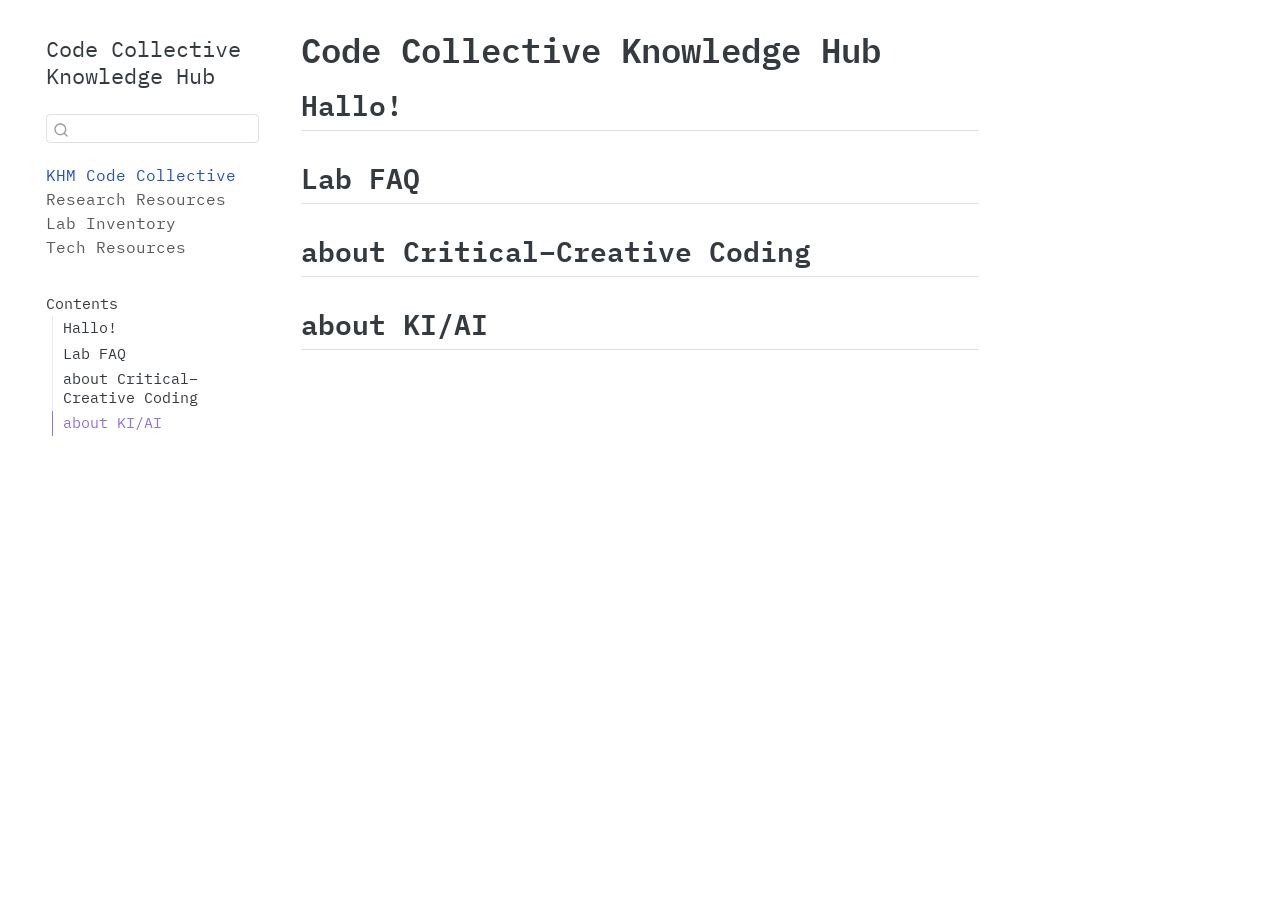
<file: index.html>
<!DOCTYPE html>
<html xmlns="http://www.w3.org/1999/xhtml" lang="en" xml:lang="en"><head>

<meta charset="utf-8">
<meta name="generator" content="quarto-1.6.40">

<meta name="viewport" content="width=device-width, initial-scale=1.0, user-scalable=yes">


<title>Code Collective Knowledge Hub</title>
<style>
code{white-space: pre-wrap;}
span.smallcaps{font-variant: small-caps;}
div.columns{display: flex; gap: min(4vw, 1.5em);}
div.column{flex: auto; overflow-x: auto;}
div.hanging-indent{margin-left: 1.5em; text-indent: -1.5em;}
ul.task-list{list-style: none;}
ul.task-list li input[type="checkbox"] {
  width: 0.8em;
  margin: 0 0.8em 0.2em -1em; /* quarto-specific, see https://github.com/quarto-dev/quarto-cli/issues/4556 */ 
  vertical-align: middle;
}
</style>


<script src="site_libs/quarto-nav/quarto-nav.js"></script>
<script src="site_libs/quarto-nav/headroom.min.js"></script>
<script src="site_libs/clipboard/clipboard.min.js"></script>
<script src="site_libs/quarto-search/autocomplete.umd.js"></script>
<script src="site_libs/quarto-search/fuse.min.js"></script>
<script src="site_libs/quarto-search/quarto-search.js"></script>
<meta name="quarto:offset" content="./">
<script src="site_libs/quarto-html/quarto.js"></script>
<script src="site_libs/quarto-html/popper.min.js"></script>
<script src="site_libs/quarto-html/tippy.umd.min.js"></script>
<script src="site_libs/quarto-html/anchor.min.js"></script>
<link href="site_libs/quarto-html/tippy.css" rel="stylesheet">
<link href="site_libs/quarto-html/quarto-syntax-highlighting-17030e90bab42484223df7d71a08a9a8.css" rel="stylesheet" id="quarto-text-highlighting-styles">
<script src="site_libs/bootstrap/bootstrap.min.js"></script>
<link href="site_libs/bootstrap/bootstrap-icons.css" rel="stylesheet">
<link href="site_libs/bootstrap/bootstrap-0e24815a72a87b8287631ffa4d35ef0e.min.css" rel="stylesheet" append-hash="true" id="quarto-bootstrap" data-mode="light">
<script id="quarto-search-options" type="application/json">{
  "location": "sidebar",
  "copy-button": false,
  "collapse-after": 3,
  "panel-placement": "start",
  "type": "textbox",
  "limit": 50,
  "keyboard-shortcut": [
    "f",
    "/",
    "s"
  ],
  "show-item-context": false,
  "language": {
    "search-no-results-text": "No results",
    "search-matching-documents-text": "matching documents",
    "search-copy-link-title": "Copy link to search",
    "search-hide-matches-text": "Hide additional matches",
    "search-more-match-text": "more match in this document",
    "search-more-matches-text": "more matches in this document",
    "search-clear-button-title": "Clear",
    "search-text-placeholder": "",
    "search-detached-cancel-button-title": "Cancel",
    "search-submit-button-title": "Submit",
    "search-label": "Search"
  }
}</script>


<link rel="stylesheet" href="src/style.css">
</head>

<body class="nav-sidebar floating">

<div id="quarto-search-results"></div>
  <header id="quarto-header" class="headroom fixed-top">
  <nav class="quarto-secondary-nav">
    <div class="container-fluid d-flex">
      <button type="button" class="quarto-btn-toggle btn" data-bs-toggle="collapse" role="button" data-bs-target=".quarto-sidebar-collapse-item" aria-controls="quarto-sidebar" aria-expanded="false" aria-label="Toggle sidebar navigation" onclick="if (window.quartoToggleHeadroom) { window.quartoToggleHeadroom(); }">
        <i class="bi bi-layout-text-sidebar-reverse"></i>
      </button>
        <nav class="quarto-page-breadcrumbs" aria-label="breadcrumb"><ol class="breadcrumb"><li class="breadcrumb-item"><a href="./index.html"><span class="chapter-title">KHM Code Collective</span></a></li></ol></nav>
        <a class="flex-grow-1" role="navigation" data-bs-toggle="collapse" data-bs-target=".quarto-sidebar-collapse-item" aria-controls="quarto-sidebar" aria-expanded="false" aria-label="Toggle sidebar navigation" onclick="if (window.quartoToggleHeadroom) { window.quartoToggleHeadroom(); }">      
        </a>
      <button type="button" class="btn quarto-search-button" aria-label="Search" onclick="window.quartoOpenSearch();">
        <i class="bi bi-search"></i>
      </button>
    </div>
  </nav>
</header>
<!-- content -->
<div id="quarto-content" class="quarto-container page-columns page-rows-contents page-layout-article">
<!-- sidebar -->
  <nav id="quarto-sidebar" class="sidebar collapse collapse-horizontal quarto-sidebar-collapse-item sidebar-navigation floating overflow-auto">
    <div class="pt-lg-2 mt-2 text-left sidebar-header">
    <div class="sidebar-title mb-0 py-0">
      <a href="./">Code Collective Knowledge Hub</a> 
    </div>
      </div>
        <div class="mt-2 flex-shrink-0 align-items-center">
        <div class="sidebar-search">
        <div id="quarto-search" class="" title="Search"></div>
        </div>
        </div>
    <div class="sidebar-menu-container"> 
    <ul class="list-unstyled mt-1">
        <li class="sidebar-item">
  <div class="sidebar-item-container"> 
  <a href="./index.html" class="sidebar-item-text sidebar-link active"><span class="chapter-title">KHM Code Collective</span></a>
  </div>
</li>
        <li class="sidebar-item">
  <div class="sidebar-item-container"> 
  <a href="./pages/artisticresearch.html" class="sidebar-item-text sidebar-link"><span class="chapter-title">Research Resources</span></a>
  </div>
</li>
        <li class="sidebar-item">
  <div class="sidebar-item-container"> 
  <a href="./pages/inventory.html" class="sidebar-item-text sidebar-link"><span class="chapter-title">Lab Inventory</span></a>
  </div>
</li>
        <li class="sidebar-item">
  <div class="sidebar-item-container"> 
  <a href="./pages/tools.html" class="sidebar-item-text sidebar-link"><span class="chapter-title">Tech Resources</span></a>
  </div>
</li>
    </ul>
    </div>
    <nav id="TOC" role="doc-toc" class="toc-active">
    <h2 id="toc-title">Contents</h2>
   
  <ul>
  <li><a href="#hallo" id="toc-hallo" class="nav-link active" data-scroll-target="#hallo">Hallo!</a></li>
  <li><a href="#lab-faq" id="toc-lab-faq" class="nav-link" data-scroll-target="#lab-faq">Lab FAQ</a></li>
  <li><a href="#about-criticalcreative-coding" id="toc-about-criticalcreative-coding" class="nav-link" data-scroll-target="#about-criticalcreative-coding">about Critical–Creative Coding</a></li>
  <li><a href="#about-kiai" id="toc-about-kiai" class="nav-link" data-scroll-target="#about-kiai">about KI/AI</a></li>
  </ul>
</nav>
</nav>
<div id="quarto-sidebar-glass" class="quarto-sidebar-collapse-item" data-bs-toggle="collapse" data-bs-target=".quarto-sidebar-collapse-item"></div>
<!-- margin-sidebar -->
    <div id="quarto-margin-sidebar" class="sidebar margin-sidebar zindex-bottom">
    </div>
<!-- main -->
<main class="content" id="quarto-document-content">

<header id="title-block-header" class="quarto-title-block default">
<div class="quarto-title">
<h1 class="title">Code Collective Knowledge Hub</h1>
</div>



<div class="quarto-title-meta">

    
  
    
  </div>
  


</header>


<section id="hallo" class="level2">
<h2 class="anchored" data-anchor-id="hallo">Hallo!</h2>
</section>
<section id="lab-faq" class="level2">
<h2 class="anchored" data-anchor-id="lab-faq">Lab FAQ</h2>
</section>
<section id="about-criticalcreative-coding" class="level2">
<h2 class="anchored" data-anchor-id="about-criticalcreative-coding">about Critical–Creative Coding</h2>
</section>
<section id="about-kiai" class="level2">
<h2 class="anchored" data-anchor-id="about-kiai">about KI/AI</h2>


</section>

</main> <!-- /main -->
<script id="quarto-html-after-body" type="application/javascript">
window.document.addEventListener("DOMContentLoaded", function (event) {
  const toggleBodyColorMode = (bsSheetEl) => {
    const mode = bsSheetEl.getAttribute("data-mode");
    const bodyEl = window.document.querySelector("body");
    if (mode === "dark") {
      bodyEl.classList.add("quarto-dark");
      bodyEl.classList.remove("quarto-light");
    } else {
      bodyEl.classList.add("quarto-light");
      bodyEl.classList.remove("quarto-dark");
    }
  }
  const toggleBodyColorPrimary = () => {
    const bsSheetEl = window.document.querySelector("link#quarto-bootstrap");
    if (bsSheetEl) {
      toggleBodyColorMode(bsSheetEl);
    }
  }
  toggleBodyColorPrimary();  
  const icon = "";
  const anchorJS = new window.AnchorJS();
  anchorJS.options = {
    placement: 'right',
    icon: icon
  };
  anchorJS.add('.anchored');
  const isCodeAnnotation = (el) => {
    for (const clz of el.classList) {
      if (clz.startsWith('code-annotation-')) {                     
        return true;
      }
    }
    return false;
  }
  const onCopySuccess = function(e) {
    // button target
    const button = e.trigger;
    // don't keep focus
    button.blur();
    // flash "checked"
    button.classList.add('code-copy-button-checked');
    var currentTitle = button.getAttribute("title");
    button.setAttribute("title", "Copied!");
    let tooltip;
    if (window.bootstrap) {
      button.setAttribute("data-bs-toggle", "tooltip");
      button.setAttribute("data-bs-placement", "left");
      button.setAttribute("data-bs-title", "Copied!");
      tooltip = new bootstrap.Tooltip(button, 
        { trigger: "manual", 
          customClass: "code-copy-button-tooltip",
          offset: [0, -8]});
      tooltip.show();    
    }
    setTimeout(function() {
      if (tooltip) {
        tooltip.hide();
        button.removeAttribute("data-bs-title");
        button.removeAttribute("data-bs-toggle");
        button.removeAttribute("data-bs-placement");
      }
      button.setAttribute("title", currentTitle);
      button.classList.remove('code-copy-button-checked');
    }, 1000);
    // clear code selection
    e.clearSelection();
  }
  const getTextToCopy = function(trigger) {
      const codeEl = trigger.previousElementSibling.cloneNode(true);
      for (const childEl of codeEl.children) {
        if (isCodeAnnotation(childEl)) {
          childEl.remove();
        }
      }
      return codeEl.innerText;
  }
  const clipboard = new window.ClipboardJS('.code-copy-button:not([data-in-quarto-modal])', {
    text: getTextToCopy
  });
  clipboard.on('success', onCopySuccess);
  if (window.document.getElementById('quarto-embedded-source-code-modal')) {
    const clipboardModal = new window.ClipboardJS('.code-copy-button[data-in-quarto-modal]', {
      text: getTextToCopy,
      container: window.document.getElementById('quarto-embedded-source-code-modal')
    });
    clipboardModal.on('success', onCopySuccess);
  }
    var localhostRegex = new RegExp(/^(?:http|https):\/\/localhost\:?[0-9]*\//);
    var mailtoRegex = new RegExp(/^mailto:/);
      var filterRegex = new RegExp('/' + window.location.host + '/');
    var isInternal = (href) => {
        return filterRegex.test(href) || localhostRegex.test(href) || mailtoRegex.test(href);
    }
    // Inspect non-navigation links and adorn them if external
 	var links = window.document.querySelectorAll('a[href]:not(.nav-link):not(.navbar-brand):not(.toc-action):not(.sidebar-link):not(.sidebar-item-toggle):not(.pagination-link):not(.no-external):not([aria-hidden]):not(.dropdown-item):not(.quarto-navigation-tool):not(.about-link)');
    for (var i=0; i<links.length; i++) {
      const link = links[i];
      if (!isInternal(link.href)) {
        // undo the damage that might have been done by quarto-nav.js in the case of
        // links that we want to consider external
        if (link.dataset.originalHref !== undefined) {
          link.href = link.dataset.originalHref;
        }
      }
    }
  function tippyHover(el, contentFn, onTriggerFn, onUntriggerFn) {
    const config = {
      allowHTML: true,
      maxWidth: 500,
      delay: 100,
      arrow: false,
      appendTo: function(el) {
          return el.parentElement;
      },
      interactive: true,
      interactiveBorder: 10,
      theme: 'quarto',
      placement: 'bottom-start',
    };
    if (contentFn) {
      config.content = contentFn;
    }
    if (onTriggerFn) {
      config.onTrigger = onTriggerFn;
    }
    if (onUntriggerFn) {
      config.onUntrigger = onUntriggerFn;
    }
    window.tippy(el, config); 
  }
  const noterefs = window.document.querySelectorAll('a[role="doc-noteref"]');
  for (var i=0; i<noterefs.length; i++) {
    const ref = noterefs[i];
    tippyHover(ref, function() {
      // use id or data attribute instead here
      let href = ref.getAttribute('data-footnote-href') || ref.getAttribute('href');
      try { href = new URL(href).hash; } catch {}
      const id = href.replace(/^#\/?/, "");
      const note = window.document.getElementById(id);
      if (note) {
        return note.innerHTML;
      } else {
        return "";
      }
    });
  }
  const xrefs = window.document.querySelectorAll('a.quarto-xref');
  const processXRef = (id, note) => {
    // Strip column container classes
    const stripColumnClz = (el) => {
      el.classList.remove("page-full", "page-columns");
      if (el.children) {
        for (const child of el.children) {
          stripColumnClz(child);
        }
      }
    }
    stripColumnClz(note)
    if (id === null || id.startsWith('sec-')) {
      // Special case sections, only their first couple elements
      const container = document.createElement("div");
      if (note.children && note.children.length > 2) {
        container.appendChild(note.children[0].cloneNode(true));
        for (let i = 1; i < note.children.length; i++) {
          const child = note.children[i];
          if (child.tagName === "P" && child.innerText === "") {
            continue;
          } else {
            container.appendChild(child.cloneNode(true));
            break;
          }
        }
        if (window.Quarto?.typesetMath) {
          window.Quarto.typesetMath(container);
        }
        return container.innerHTML
      } else {
        if (window.Quarto?.typesetMath) {
          window.Quarto.typesetMath(note);
        }
        return note.innerHTML;
      }
    } else {
      // Remove any anchor links if they are present
      const anchorLink = note.querySelector('a.anchorjs-link');
      if (anchorLink) {
        anchorLink.remove();
      }
      if (window.Quarto?.typesetMath) {
        window.Quarto.typesetMath(note);
      }
      if (note.classList.contains("callout")) {
        return note.outerHTML;
      } else {
        return note.innerHTML;
      }
    }
  }
  for (var i=0; i<xrefs.length; i++) {
    const xref = xrefs[i];
    tippyHover(xref, undefined, function(instance) {
      instance.disable();
      let url = xref.getAttribute('href');
      let hash = undefined; 
      if (url.startsWith('#')) {
        hash = url;
      } else {
        try { hash = new URL(url).hash; } catch {}
      }
      if (hash) {
        const id = hash.replace(/^#\/?/, "");
        const note = window.document.getElementById(id);
        if (note !== null) {
          try {
            const html = processXRef(id, note.cloneNode(true));
            instance.setContent(html);
          } finally {
            instance.enable();
            instance.show();
          }
        } else {
          // See if we can fetch this
          fetch(url.split('#')[0])
          .then(res => res.text())
          .then(html => {
            const parser = new DOMParser();
            const htmlDoc = parser.parseFromString(html, "text/html");
            const note = htmlDoc.getElementById(id);
            if (note !== null) {
              const html = processXRef(id, note);
              instance.setContent(html);
            } 
          }).finally(() => {
            instance.enable();
            instance.show();
          });
        }
      } else {
        // See if we can fetch a full url (with no hash to target)
        // This is a special case and we should probably do some content thinning / targeting
        fetch(url)
        .then(res => res.text())
        .then(html => {
          const parser = new DOMParser();
          const htmlDoc = parser.parseFromString(html, "text/html");
          const note = htmlDoc.querySelector('main.content');
          if (note !== null) {
            // This should only happen for chapter cross references
            // (since there is no id in the URL)
            // remove the first header
            if (note.children.length > 0 && note.children[0].tagName === "HEADER") {
              note.children[0].remove();
            }
            const html = processXRef(null, note);
            instance.setContent(html);
          } 
        }).finally(() => {
          instance.enable();
          instance.show();
        });
      }
    }, function(instance) {
    });
  }
      let selectedAnnoteEl;
      const selectorForAnnotation = ( cell, annotation) => {
        let cellAttr = 'data-code-cell="' + cell + '"';
        let lineAttr = 'data-code-annotation="' +  annotation + '"';
        const selector = 'span[' + cellAttr + '][' + lineAttr + ']';
        return selector;
      }
      const selectCodeLines = (annoteEl) => {
        const doc = window.document;
        const targetCell = annoteEl.getAttribute("data-target-cell");
        const targetAnnotation = annoteEl.getAttribute("data-target-annotation");
        const annoteSpan = window.document.querySelector(selectorForAnnotation(targetCell, targetAnnotation));
        const lines = annoteSpan.getAttribute("data-code-lines").split(",");
        const lineIds = lines.map((line) => {
          return targetCell + "-" + line;
        })
        let top = null;
        let height = null;
        let parent = null;
        if (lineIds.length > 0) {
            //compute the position of the single el (top and bottom and make a div)
            const el = window.document.getElementById(lineIds[0]);
            top = el.offsetTop;
            height = el.offsetHeight;
            parent = el.parentElement.parentElement;
          if (lineIds.length > 1) {
            const lastEl = window.document.getElementById(lineIds[lineIds.length - 1]);
            const bottom = lastEl.offsetTop + lastEl.offsetHeight;
            height = bottom - top;
          }
          if (top !== null && height !== null && parent !== null) {
            // cook up a div (if necessary) and position it 
            let div = window.document.getElementById("code-annotation-line-highlight");
            if (div === null) {
              div = window.document.createElement("div");
              div.setAttribute("id", "code-annotation-line-highlight");
              div.style.position = 'absolute';
              parent.appendChild(div);
            }
            div.style.top = top - 2 + "px";
            div.style.height = height + 4 + "px";
            div.style.left = 0;
            let gutterDiv = window.document.getElementById("code-annotation-line-highlight-gutter");
            if (gutterDiv === null) {
              gutterDiv = window.document.createElement("div");
              gutterDiv.setAttribute("id", "code-annotation-line-highlight-gutter");
              gutterDiv.style.position = 'absolute';
              const codeCell = window.document.getElementById(targetCell);
              const gutter = codeCell.querySelector('.code-annotation-gutter');
              gutter.appendChild(gutterDiv);
            }
            gutterDiv.style.top = top - 2 + "px";
            gutterDiv.style.height = height + 4 + "px";
          }
          selectedAnnoteEl = annoteEl;
        }
      };
      const unselectCodeLines = () => {
        const elementsIds = ["code-annotation-line-highlight", "code-annotation-line-highlight-gutter"];
        elementsIds.forEach((elId) => {
          const div = window.document.getElementById(elId);
          if (div) {
            div.remove();
          }
        });
        selectedAnnoteEl = undefined;
      };
        // Handle positioning of the toggle
    window.addEventListener(
      "resize",
      throttle(() => {
        elRect = undefined;
        if (selectedAnnoteEl) {
          selectCodeLines(selectedAnnoteEl);
        }
      }, 10)
    );
    function throttle(fn, ms) {
    let throttle = false;
    let timer;
      return (...args) => {
        if(!throttle) { // first call gets through
            fn.apply(this, args);
            throttle = true;
        } else { // all the others get throttled
            if(timer) clearTimeout(timer); // cancel #2
            timer = setTimeout(() => {
              fn.apply(this, args);
              timer = throttle = false;
            }, ms);
        }
      };
    }
      const annoteTargets = window.document.querySelectorAll('.code-annotation-anchor');
      for (let i=0; i<annoteTargets.length; i++) {
        const annoteTarget = annoteTargets[i];
        const targetCell = annoteTarget.getAttribute("data-target-cell");
        const targetAnnotation = annoteTarget.getAttribute("data-target-annotation");
        const contentFn = () => {
          const content = window.document.querySelector(selectorForAnnotation(targetCell, targetAnnotation));
          if (content) {
            const tipContent = content.cloneNode(true);
            tipContent.classList.add("code-annotation-tip-content");
            return tipContent.outerHTML;
          }
        }
        const config = {
          allowHTML: true,
          content: contentFn,
          onShow: (instance) => {
            selectCodeLines(instance.reference);
            instance.reference.classList.add('code-annotation-active');
            window.tippy.hideAll();
          },
          onHide: (instance) => {
            unselectCodeLines();
            instance.reference.classList.remove('code-annotation-active');
          },
          maxWidth: 300,
          delay: [50, 0],
          duration: [200, 0],
          offset: [5, 10],
          arrow: true,
          appendTo: function(el) {
            return el.parentElement.parentElement.parentElement;
          },
          interactive: true,
          interactiveBorder: 10,
          theme: 'quarto',
          placement: 'right',
          popperOptions: {
            modifiers: [
            {
              name: 'flip',
              options: {
                flipVariations: false, // true by default
                allowedAutoPlacements: ['right'],
                fallbackPlacements: ['right', 'top', 'top-start', 'top-end', 'bottom', 'bottom-start', 'bottom-end', 'left'],
              },
            },
            {
              name: 'preventOverflow',
              options: {
                mainAxis: false,
                altAxis: false
              }
            }
            ]        
          }      
        };
        window.tippy(annoteTarget, config); 
      }
  const findCites = (el) => {
    const parentEl = el.parentElement;
    if (parentEl) {
      const cites = parentEl.dataset.cites;
      if (cites) {
        return {
          el,
          cites: cites.split(' ')
        };
      } else {
        return findCites(el.parentElement)
      }
    } else {
      return undefined;
    }
  };
  var bibliorefs = window.document.querySelectorAll('a[role="doc-biblioref"]');
  for (var i=0; i<bibliorefs.length; i++) {
    const ref = bibliorefs[i];
    const citeInfo = findCites(ref);
    if (citeInfo) {
      tippyHover(citeInfo.el, function() {
        var popup = window.document.createElement('div');
        citeInfo.cites.forEach(function(cite) {
          var citeDiv = window.document.createElement('div');
          citeDiv.classList.add('hanging-indent');
          citeDiv.classList.add('csl-entry');
          var biblioDiv = window.document.getElementById('ref-' + cite);
          if (biblioDiv) {
            citeDiv.innerHTML = biblioDiv.innerHTML;
          }
          popup.appendChild(citeDiv);
        });
        return popup.innerHTML;
      });
    }
  }
});
</script>
</div> <!-- /content -->




</body></html>
</file>
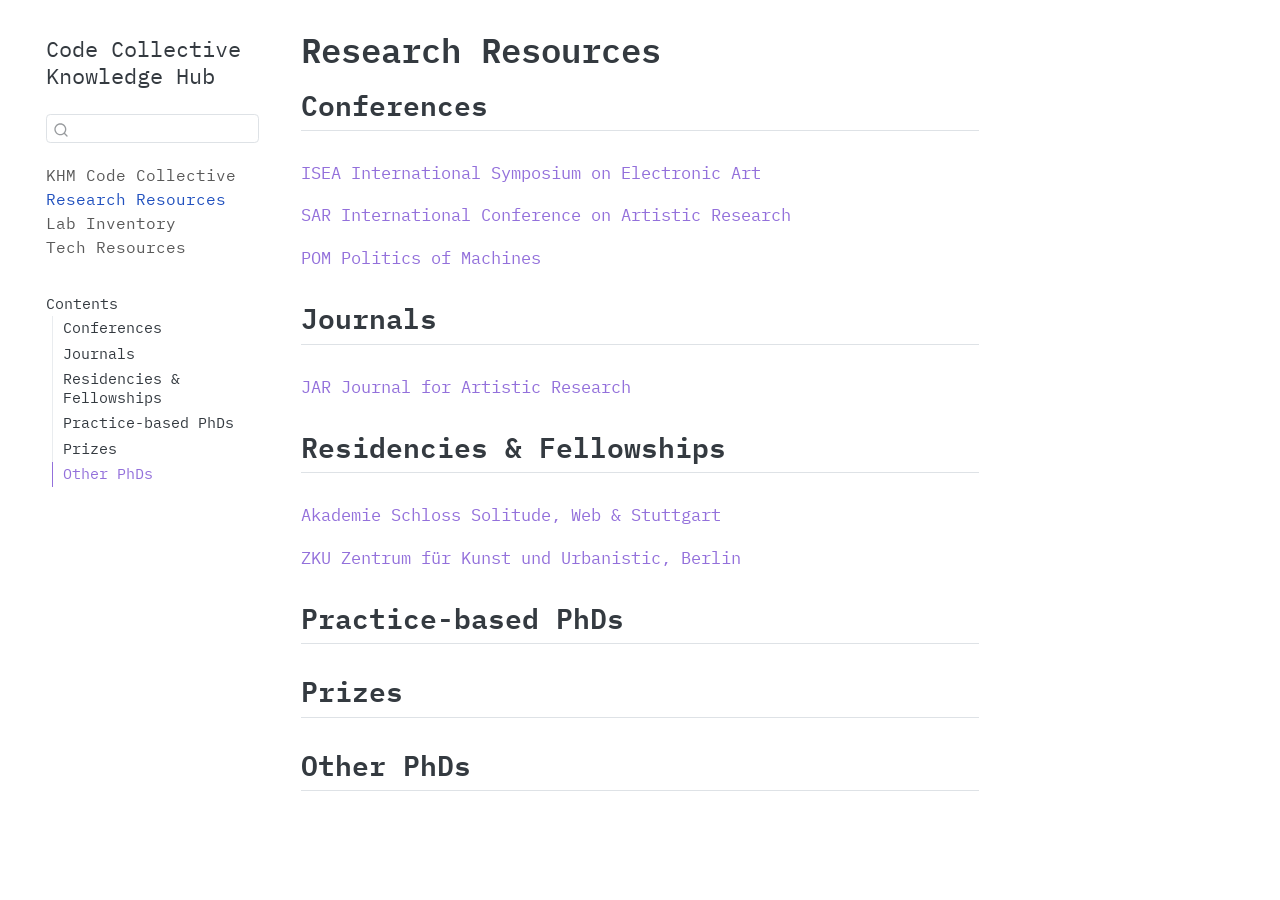
<file: pages/artisticresearch.html>
<!DOCTYPE html>
<html xmlns="http://www.w3.org/1999/xhtml" lang="en" xml:lang="en"><head>

<meta charset="utf-8">
<meta name="generator" content="quarto-1.6.40">

<meta name="viewport" content="width=device-width, initial-scale=1.0, user-scalable=yes">


<title>Research Resources – Code Collective Knowledge Hub</title>
<style>
code{white-space: pre-wrap;}
span.smallcaps{font-variant: small-caps;}
div.columns{display: flex; gap: min(4vw, 1.5em);}
div.column{flex: auto; overflow-x: auto;}
div.hanging-indent{margin-left: 1.5em; text-indent: -1.5em;}
ul.task-list{list-style: none;}
ul.task-list li input[type="checkbox"] {
  width: 0.8em;
  margin: 0 0.8em 0.2em -1em; /* quarto-specific, see https://github.com/quarto-dev/quarto-cli/issues/4556 */ 
  vertical-align: middle;
}
</style>


<script src="../site_libs/quarto-nav/quarto-nav.js"></script>
<script src="../site_libs/quarto-nav/headroom.min.js"></script>
<script src="../site_libs/clipboard/clipboard.min.js"></script>
<script src="../site_libs/quarto-search/autocomplete.umd.js"></script>
<script src="../site_libs/quarto-search/fuse.min.js"></script>
<script src="../site_libs/quarto-search/quarto-search.js"></script>
<meta name="quarto:offset" content="../">
<script src="../site_libs/quarto-html/quarto.js"></script>
<script src="../site_libs/quarto-html/popper.min.js"></script>
<script src="../site_libs/quarto-html/tippy.umd.min.js"></script>
<script src="../site_libs/quarto-html/anchor.min.js"></script>
<link href="../site_libs/quarto-html/tippy.css" rel="stylesheet">
<link href="../site_libs/quarto-html/quarto-syntax-highlighting-17030e90bab42484223df7d71a08a9a8.css" rel="stylesheet" id="quarto-text-highlighting-styles">
<script src="../site_libs/bootstrap/bootstrap.min.js"></script>
<link href="../site_libs/bootstrap/bootstrap-icons.css" rel="stylesheet">
<link href="../site_libs/bootstrap/bootstrap-0e24815a72a87b8287631ffa4d35ef0e.min.css" rel="stylesheet" append-hash="true" id="quarto-bootstrap" data-mode="light">
<script id="quarto-search-options" type="application/json">{
  "location": "sidebar",
  "copy-button": false,
  "collapse-after": 3,
  "panel-placement": "start",
  "type": "textbox",
  "limit": 50,
  "keyboard-shortcut": [
    "f",
    "/",
    "s"
  ],
  "show-item-context": false,
  "language": {
    "search-no-results-text": "No results",
    "search-matching-documents-text": "matching documents",
    "search-copy-link-title": "Copy link to search",
    "search-hide-matches-text": "Hide additional matches",
    "search-more-match-text": "more match in this document",
    "search-more-matches-text": "more matches in this document",
    "search-clear-button-title": "Clear",
    "search-text-placeholder": "",
    "search-detached-cancel-button-title": "Cancel",
    "search-submit-button-title": "Submit",
    "search-label": "Search"
  }
}</script>


<link rel="stylesheet" href="../src/style.css">
</head>

<body class="nav-sidebar floating">

<div id="quarto-search-results"></div>
  <header id="quarto-header" class="headroom fixed-top">
  <nav class="quarto-secondary-nav">
    <div class="container-fluid d-flex">
      <button type="button" class="quarto-btn-toggle btn" data-bs-toggle="collapse" role="button" data-bs-target=".quarto-sidebar-collapse-item" aria-controls="quarto-sidebar" aria-expanded="false" aria-label="Toggle sidebar navigation" onclick="if (window.quartoToggleHeadroom) { window.quartoToggleHeadroom(); }">
        <i class="bi bi-layout-text-sidebar-reverse"></i>
      </button>
        <nav class="quarto-page-breadcrumbs" aria-label="breadcrumb"><ol class="breadcrumb"><li class="breadcrumb-item"><a href="../pages/artisticresearch.html"><span class="chapter-title">Research Resources</span></a></li></ol></nav>
        <a class="flex-grow-1" role="navigation" data-bs-toggle="collapse" data-bs-target=".quarto-sidebar-collapse-item" aria-controls="quarto-sidebar" aria-expanded="false" aria-label="Toggle sidebar navigation" onclick="if (window.quartoToggleHeadroom) { window.quartoToggleHeadroom(); }">      
        </a>
      <button type="button" class="btn quarto-search-button" aria-label="Search" onclick="window.quartoOpenSearch();">
        <i class="bi bi-search"></i>
      </button>
    </div>
  </nav>
</header>
<!-- content -->
<div id="quarto-content" class="quarto-container page-columns page-rows-contents page-layout-article">
<!-- sidebar -->
  <nav id="quarto-sidebar" class="sidebar collapse collapse-horizontal quarto-sidebar-collapse-item sidebar-navigation floating overflow-auto">
    <div class="pt-lg-2 mt-2 text-left sidebar-header">
    <div class="sidebar-title mb-0 py-0">
      <a href="../">Code Collective Knowledge Hub</a> 
    </div>
      </div>
        <div class="mt-2 flex-shrink-0 align-items-center">
        <div class="sidebar-search">
        <div id="quarto-search" class="" title="Search"></div>
        </div>
        </div>
    <div class="sidebar-menu-container"> 
    <ul class="list-unstyled mt-1">
        <li class="sidebar-item">
  <div class="sidebar-item-container"> 
  <a href="../index.html" class="sidebar-item-text sidebar-link"><span class="chapter-title">KHM Code Collective</span></a>
  </div>
</li>
        <li class="sidebar-item">
  <div class="sidebar-item-container"> 
  <a href="../pages/artisticresearch.html" class="sidebar-item-text sidebar-link active"><span class="chapter-title">Research Resources</span></a>
  </div>
</li>
        <li class="sidebar-item">
  <div class="sidebar-item-container"> 
  <a href="../pages/inventory.html" class="sidebar-item-text sidebar-link"><span class="chapter-title">Lab Inventory</span></a>
  </div>
</li>
        <li class="sidebar-item">
  <div class="sidebar-item-container"> 
  <a href="../pages/tools.html" class="sidebar-item-text sidebar-link"><span class="chapter-title">Tech Resources</span></a>
  </div>
</li>
    </ul>
    </div>
    <nav id="TOC" role="doc-toc" class="toc-active">
    <h2 id="toc-title">Contents</h2>
   
  <ul>
  <li><a href="#conferences" id="toc-conferences" class="nav-link active" data-scroll-target="#conferences">Conferences</a></li>
  <li><a href="#journals" id="toc-journals" class="nav-link" data-scroll-target="#journals">Journals</a></li>
  <li><a href="#residencies-fellowships" id="toc-residencies-fellowships" class="nav-link" data-scroll-target="#residencies-fellowships">Residencies &amp; Fellowships</a></li>
  <li><a href="#practice-based-phds" id="toc-practice-based-phds" class="nav-link" data-scroll-target="#practice-based-phds">Practice-based PhDs</a></li>
  <li><a href="#prizes" id="toc-prizes" class="nav-link" data-scroll-target="#prizes">Prizes</a></li>
  <li><a href="#other-phds" id="toc-other-phds" class="nav-link" data-scroll-target="#other-phds">Other PhDs</a></li>
  </ul>
</nav>
</nav>
<div id="quarto-sidebar-glass" class="quarto-sidebar-collapse-item" data-bs-toggle="collapse" data-bs-target=".quarto-sidebar-collapse-item"></div>
<!-- margin-sidebar -->
    <div id="quarto-margin-sidebar" class="sidebar margin-sidebar zindex-bottom">
    </div>
<!-- main -->
<main class="content" id="quarto-document-content">

<header id="title-block-header" class="quarto-title-block default">
<div class="quarto-title">
<h1 class="title"><span class="chapter-title">Research Resources</span></h1>
</div>



<div class="quarto-title-meta">

    
  
    
  </div>
  


</header>


<!-- this should be a table with submission deadlines and keywords -->
<section id="conferences" class="level2">
<h2 class="anchored" data-anchor-id="conferences">Conferences</h2>
<p><a href="https://www.isea-international.org/">ISEA International Symposium on Electronic Art</a></p>
<p><a href="https://artisticresearch.online/international-meetings-and-events">SAR International Conference on Artistic Research</a></p>
<p><a href="https://pom-conference.org/">POM Politics of Machines</a></p>
</section>
<section id="journals" class="level2">
<h2 class="anchored" data-anchor-id="journals">Journals</h2>
<p><a href="https://www.jar-online.net/en/issues/37">JAR Journal for Artistic Research</a></p>
</section>
<section id="residencies-fellowships" class="level2">
<h2 class="anchored" data-anchor-id="residencies-fellowships">Residencies &amp; Fellowships</h2>
<p><a href="https://www.akademie-solitude.de/de/">Akademie Schloss Solitude, Web &amp; Stuttgart</a></p>
<!-- ask Ren -->
<p><a href="https://www.zku-berlin.org/">ZKU Zentrum für Kunst und Urbanistic, Berlin</a></p>
</section>
<section id="practice-based-phds" class="level2">
<h2 class="anchored" data-anchor-id="practice-based-phds">Practice-based PhDs</h2>
</section>
<section id="prizes" class="level2">
<h2 class="anchored" data-anchor-id="prizes">Prizes</h2>
<!-- [Ars Electronica]() -->
</section>
<section id="other-phds" class="level2">
<h2 class="anchored" data-anchor-id="other-phds">Other PhDs</h2>


</section>

</main> <!-- /main -->
<script id="quarto-html-after-body" type="application/javascript">
window.document.addEventListener("DOMContentLoaded", function (event) {
  const toggleBodyColorMode = (bsSheetEl) => {
    const mode = bsSheetEl.getAttribute("data-mode");
    const bodyEl = window.document.querySelector("body");
    if (mode === "dark") {
      bodyEl.classList.add("quarto-dark");
      bodyEl.classList.remove("quarto-light");
    } else {
      bodyEl.classList.add("quarto-light");
      bodyEl.classList.remove("quarto-dark");
    }
  }
  const toggleBodyColorPrimary = () => {
    const bsSheetEl = window.document.querySelector("link#quarto-bootstrap");
    if (bsSheetEl) {
      toggleBodyColorMode(bsSheetEl);
    }
  }
  toggleBodyColorPrimary();  
  const icon = "";
  const anchorJS = new window.AnchorJS();
  anchorJS.options = {
    placement: 'right',
    icon: icon
  };
  anchorJS.add('.anchored');
  const isCodeAnnotation = (el) => {
    for (const clz of el.classList) {
      if (clz.startsWith('code-annotation-')) {                     
        return true;
      }
    }
    return false;
  }
  const onCopySuccess = function(e) {
    // button target
    const button = e.trigger;
    // don't keep focus
    button.blur();
    // flash "checked"
    button.classList.add('code-copy-button-checked');
    var currentTitle = button.getAttribute("title");
    button.setAttribute("title", "Copied!");
    let tooltip;
    if (window.bootstrap) {
      button.setAttribute("data-bs-toggle", "tooltip");
      button.setAttribute("data-bs-placement", "left");
      button.setAttribute("data-bs-title", "Copied!");
      tooltip = new bootstrap.Tooltip(button, 
        { trigger: "manual", 
          customClass: "code-copy-button-tooltip",
          offset: [0, -8]});
      tooltip.show();    
    }
    setTimeout(function() {
      if (tooltip) {
        tooltip.hide();
        button.removeAttribute("data-bs-title");
        button.removeAttribute("data-bs-toggle");
        button.removeAttribute("data-bs-placement");
      }
      button.setAttribute("title", currentTitle);
      button.classList.remove('code-copy-button-checked');
    }, 1000);
    // clear code selection
    e.clearSelection();
  }
  const getTextToCopy = function(trigger) {
      const codeEl = trigger.previousElementSibling.cloneNode(true);
      for (const childEl of codeEl.children) {
        if (isCodeAnnotation(childEl)) {
          childEl.remove();
        }
      }
      return codeEl.innerText;
  }
  const clipboard = new window.ClipboardJS('.code-copy-button:not([data-in-quarto-modal])', {
    text: getTextToCopy
  });
  clipboard.on('success', onCopySuccess);
  if (window.document.getElementById('quarto-embedded-source-code-modal')) {
    const clipboardModal = new window.ClipboardJS('.code-copy-button[data-in-quarto-modal]', {
      text: getTextToCopy,
      container: window.document.getElementById('quarto-embedded-source-code-modal')
    });
    clipboardModal.on('success', onCopySuccess);
  }
    var localhostRegex = new RegExp(/^(?:http|https):\/\/localhost\:?[0-9]*\//);
    var mailtoRegex = new RegExp(/^mailto:/);
      var filterRegex = new RegExp('/' + window.location.host + '/');
    var isInternal = (href) => {
        return filterRegex.test(href) || localhostRegex.test(href) || mailtoRegex.test(href);
    }
    // Inspect non-navigation links and adorn them if external
 	var links = window.document.querySelectorAll('a[href]:not(.nav-link):not(.navbar-brand):not(.toc-action):not(.sidebar-link):not(.sidebar-item-toggle):not(.pagination-link):not(.no-external):not([aria-hidden]):not(.dropdown-item):not(.quarto-navigation-tool):not(.about-link)');
    for (var i=0; i<links.length; i++) {
      const link = links[i];
      if (!isInternal(link.href)) {
        // undo the damage that might have been done by quarto-nav.js in the case of
        // links that we want to consider external
        if (link.dataset.originalHref !== undefined) {
          link.href = link.dataset.originalHref;
        }
      }
    }
  function tippyHover(el, contentFn, onTriggerFn, onUntriggerFn) {
    const config = {
      allowHTML: true,
      maxWidth: 500,
      delay: 100,
      arrow: false,
      appendTo: function(el) {
          return el.parentElement;
      },
      interactive: true,
      interactiveBorder: 10,
      theme: 'quarto',
      placement: 'bottom-start',
    };
    if (contentFn) {
      config.content = contentFn;
    }
    if (onTriggerFn) {
      config.onTrigger = onTriggerFn;
    }
    if (onUntriggerFn) {
      config.onUntrigger = onUntriggerFn;
    }
    window.tippy(el, config); 
  }
  const noterefs = window.document.querySelectorAll('a[role="doc-noteref"]');
  for (var i=0; i<noterefs.length; i++) {
    const ref = noterefs[i];
    tippyHover(ref, function() {
      // use id or data attribute instead here
      let href = ref.getAttribute('data-footnote-href') || ref.getAttribute('href');
      try { href = new URL(href).hash; } catch {}
      const id = href.replace(/^#\/?/, "");
      const note = window.document.getElementById(id);
      if (note) {
        return note.innerHTML;
      } else {
        return "";
      }
    });
  }
  const xrefs = window.document.querySelectorAll('a.quarto-xref');
  const processXRef = (id, note) => {
    // Strip column container classes
    const stripColumnClz = (el) => {
      el.classList.remove("page-full", "page-columns");
      if (el.children) {
        for (const child of el.children) {
          stripColumnClz(child);
        }
      }
    }
    stripColumnClz(note)
    if (id === null || id.startsWith('sec-')) {
      // Special case sections, only their first couple elements
      const container = document.createElement("div");
      if (note.children && note.children.length > 2) {
        container.appendChild(note.children[0].cloneNode(true));
        for (let i = 1; i < note.children.length; i++) {
          const child = note.children[i];
          if (child.tagName === "P" && child.innerText === "") {
            continue;
          } else {
            container.appendChild(child.cloneNode(true));
            break;
          }
        }
        if (window.Quarto?.typesetMath) {
          window.Quarto.typesetMath(container);
        }
        return container.innerHTML
      } else {
        if (window.Quarto?.typesetMath) {
          window.Quarto.typesetMath(note);
        }
        return note.innerHTML;
      }
    } else {
      // Remove any anchor links if they are present
      const anchorLink = note.querySelector('a.anchorjs-link');
      if (anchorLink) {
        anchorLink.remove();
      }
      if (window.Quarto?.typesetMath) {
        window.Quarto.typesetMath(note);
      }
      if (note.classList.contains("callout")) {
        return note.outerHTML;
      } else {
        return note.innerHTML;
      }
    }
  }
  for (var i=0; i<xrefs.length; i++) {
    const xref = xrefs[i];
    tippyHover(xref, undefined, function(instance) {
      instance.disable();
      let url = xref.getAttribute('href');
      let hash = undefined; 
      if (url.startsWith('#')) {
        hash = url;
      } else {
        try { hash = new URL(url).hash; } catch {}
      }
      if (hash) {
        const id = hash.replace(/^#\/?/, "");
        const note = window.document.getElementById(id);
        if (note !== null) {
          try {
            const html = processXRef(id, note.cloneNode(true));
            instance.setContent(html);
          } finally {
            instance.enable();
            instance.show();
          }
        } else {
          // See if we can fetch this
          fetch(url.split('#')[0])
          .then(res => res.text())
          .then(html => {
            const parser = new DOMParser();
            const htmlDoc = parser.parseFromString(html, "text/html");
            const note = htmlDoc.getElementById(id);
            if (note !== null) {
              const html = processXRef(id, note);
              instance.setContent(html);
            } 
          }).finally(() => {
            instance.enable();
            instance.show();
          });
        }
      } else {
        // See if we can fetch a full url (with no hash to target)
        // This is a special case and we should probably do some content thinning / targeting
        fetch(url)
        .then(res => res.text())
        .then(html => {
          const parser = new DOMParser();
          const htmlDoc = parser.parseFromString(html, "text/html");
          const note = htmlDoc.querySelector('main.content');
          if (note !== null) {
            // This should only happen for chapter cross references
            // (since there is no id in the URL)
            // remove the first header
            if (note.children.length > 0 && note.children[0].tagName === "HEADER") {
              note.children[0].remove();
            }
            const html = processXRef(null, note);
            instance.setContent(html);
          } 
        }).finally(() => {
          instance.enable();
          instance.show();
        });
      }
    }, function(instance) {
    });
  }
      let selectedAnnoteEl;
      const selectorForAnnotation = ( cell, annotation) => {
        let cellAttr = 'data-code-cell="' + cell + '"';
        let lineAttr = 'data-code-annotation="' +  annotation + '"';
        const selector = 'span[' + cellAttr + '][' + lineAttr + ']';
        return selector;
      }
      const selectCodeLines = (annoteEl) => {
        const doc = window.document;
        const targetCell = annoteEl.getAttribute("data-target-cell");
        const targetAnnotation = annoteEl.getAttribute("data-target-annotation");
        const annoteSpan = window.document.querySelector(selectorForAnnotation(targetCell, targetAnnotation));
        const lines = annoteSpan.getAttribute("data-code-lines").split(",");
        const lineIds = lines.map((line) => {
          return targetCell + "-" + line;
        })
        let top = null;
        let height = null;
        let parent = null;
        if (lineIds.length > 0) {
            //compute the position of the single el (top and bottom and make a div)
            const el = window.document.getElementById(lineIds[0]);
            top = el.offsetTop;
            height = el.offsetHeight;
            parent = el.parentElement.parentElement;
          if (lineIds.length > 1) {
            const lastEl = window.document.getElementById(lineIds[lineIds.length - 1]);
            const bottom = lastEl.offsetTop + lastEl.offsetHeight;
            height = bottom - top;
          }
          if (top !== null && height !== null && parent !== null) {
            // cook up a div (if necessary) and position it 
            let div = window.document.getElementById("code-annotation-line-highlight");
            if (div === null) {
              div = window.document.createElement("div");
              div.setAttribute("id", "code-annotation-line-highlight");
              div.style.position = 'absolute';
              parent.appendChild(div);
            }
            div.style.top = top - 2 + "px";
            div.style.height = height + 4 + "px";
            div.style.left = 0;
            let gutterDiv = window.document.getElementById("code-annotation-line-highlight-gutter");
            if (gutterDiv === null) {
              gutterDiv = window.document.createElement("div");
              gutterDiv.setAttribute("id", "code-annotation-line-highlight-gutter");
              gutterDiv.style.position = 'absolute';
              const codeCell = window.document.getElementById(targetCell);
              const gutter = codeCell.querySelector('.code-annotation-gutter');
              gutter.appendChild(gutterDiv);
            }
            gutterDiv.style.top = top - 2 + "px";
            gutterDiv.style.height = height + 4 + "px";
          }
          selectedAnnoteEl = annoteEl;
        }
      };
      const unselectCodeLines = () => {
        const elementsIds = ["code-annotation-line-highlight", "code-annotation-line-highlight-gutter"];
        elementsIds.forEach((elId) => {
          const div = window.document.getElementById(elId);
          if (div) {
            div.remove();
          }
        });
        selectedAnnoteEl = undefined;
      };
        // Handle positioning of the toggle
    window.addEventListener(
      "resize",
      throttle(() => {
        elRect = undefined;
        if (selectedAnnoteEl) {
          selectCodeLines(selectedAnnoteEl);
        }
      }, 10)
    );
    function throttle(fn, ms) {
    let throttle = false;
    let timer;
      return (...args) => {
        if(!throttle) { // first call gets through
            fn.apply(this, args);
            throttle = true;
        } else { // all the others get throttled
            if(timer) clearTimeout(timer); // cancel #2
            timer = setTimeout(() => {
              fn.apply(this, args);
              timer = throttle = false;
            }, ms);
        }
      };
    }
      const annoteTargets = window.document.querySelectorAll('.code-annotation-anchor');
      for (let i=0; i<annoteTargets.length; i++) {
        const annoteTarget = annoteTargets[i];
        const targetCell = annoteTarget.getAttribute("data-target-cell");
        const targetAnnotation = annoteTarget.getAttribute("data-target-annotation");
        const contentFn = () => {
          const content = window.document.querySelector(selectorForAnnotation(targetCell, targetAnnotation));
          if (content) {
            const tipContent = content.cloneNode(true);
            tipContent.classList.add("code-annotation-tip-content");
            return tipContent.outerHTML;
          }
        }
        const config = {
          allowHTML: true,
          content: contentFn,
          onShow: (instance) => {
            selectCodeLines(instance.reference);
            instance.reference.classList.add('code-annotation-active');
            window.tippy.hideAll();
          },
          onHide: (instance) => {
            unselectCodeLines();
            instance.reference.classList.remove('code-annotation-active');
          },
          maxWidth: 300,
          delay: [50, 0],
          duration: [200, 0],
          offset: [5, 10],
          arrow: true,
          appendTo: function(el) {
            return el.parentElement.parentElement.parentElement;
          },
          interactive: true,
          interactiveBorder: 10,
          theme: 'quarto',
          placement: 'right',
          popperOptions: {
            modifiers: [
            {
              name: 'flip',
              options: {
                flipVariations: false, // true by default
                allowedAutoPlacements: ['right'],
                fallbackPlacements: ['right', 'top', 'top-start', 'top-end', 'bottom', 'bottom-start', 'bottom-end', 'left'],
              },
            },
            {
              name: 'preventOverflow',
              options: {
                mainAxis: false,
                altAxis: false
              }
            }
            ]        
          }      
        };
        window.tippy(annoteTarget, config); 
      }
  const findCites = (el) => {
    const parentEl = el.parentElement;
    if (parentEl) {
      const cites = parentEl.dataset.cites;
      if (cites) {
        return {
          el,
          cites: cites.split(' ')
        };
      } else {
        return findCites(el.parentElement)
      }
    } else {
      return undefined;
    }
  };
  var bibliorefs = window.document.querySelectorAll('a[role="doc-biblioref"]');
  for (var i=0; i<bibliorefs.length; i++) {
    const ref = bibliorefs[i];
    const citeInfo = findCites(ref);
    if (citeInfo) {
      tippyHover(citeInfo.el, function() {
        var popup = window.document.createElement('div');
        citeInfo.cites.forEach(function(cite) {
          var citeDiv = window.document.createElement('div');
          citeDiv.classList.add('hanging-indent');
          citeDiv.classList.add('csl-entry');
          var biblioDiv = window.document.getElementById('ref-' + cite);
          if (biblioDiv) {
            citeDiv.innerHTML = biblioDiv.innerHTML;
          }
          popup.appendChild(citeDiv);
        });
        return popup.innerHTML;
      });
    }
  }
});
</script>
</div> <!-- /content -->




</body></html>
</file>
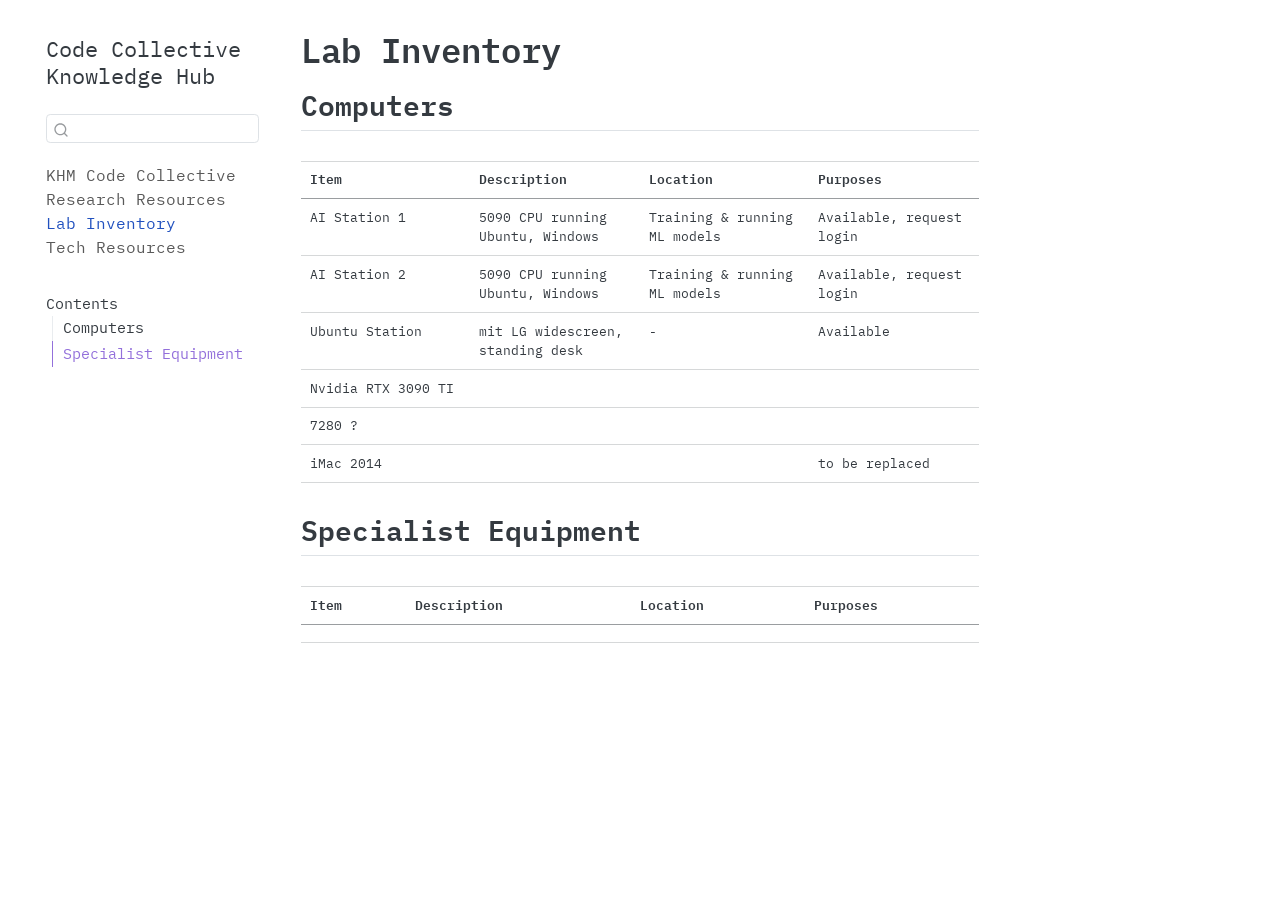
<file: pages/inventory.html>
<!DOCTYPE html>
<html xmlns="http://www.w3.org/1999/xhtml" lang="en" xml:lang="en"><head>

<meta charset="utf-8">
<meta name="generator" content="quarto-1.6.40">

<meta name="viewport" content="width=device-width, initial-scale=1.0, user-scalable=yes">


<title>Lab Inventory – Code Collective Knowledge Hub</title>
<style>
code{white-space: pre-wrap;}
span.smallcaps{font-variant: small-caps;}
div.columns{display: flex; gap: min(4vw, 1.5em);}
div.column{flex: auto; overflow-x: auto;}
div.hanging-indent{margin-left: 1.5em; text-indent: -1.5em;}
ul.task-list{list-style: none;}
ul.task-list li input[type="checkbox"] {
  width: 0.8em;
  margin: 0 0.8em 0.2em -1em; /* quarto-specific, see https://github.com/quarto-dev/quarto-cli/issues/4556 */ 
  vertical-align: middle;
}
</style>


<script src="../site_libs/quarto-nav/quarto-nav.js"></script>
<script src="../site_libs/quarto-nav/headroom.min.js"></script>
<script src="../site_libs/clipboard/clipboard.min.js"></script>
<script src="../site_libs/quarto-search/autocomplete.umd.js"></script>
<script src="../site_libs/quarto-search/fuse.min.js"></script>
<script src="../site_libs/quarto-search/quarto-search.js"></script>
<meta name="quarto:offset" content="../">
<script src="../site_libs/quarto-html/quarto.js"></script>
<script src="../site_libs/quarto-html/popper.min.js"></script>
<script src="../site_libs/quarto-html/tippy.umd.min.js"></script>
<script src="../site_libs/quarto-html/anchor.min.js"></script>
<link href="../site_libs/quarto-html/tippy.css" rel="stylesheet">
<link href="../site_libs/quarto-html/quarto-syntax-highlighting-17030e90bab42484223df7d71a08a9a8.css" rel="stylesheet" id="quarto-text-highlighting-styles">
<script src="../site_libs/bootstrap/bootstrap.min.js"></script>
<link href="../site_libs/bootstrap/bootstrap-icons.css" rel="stylesheet">
<link href="../site_libs/bootstrap/bootstrap-0e24815a72a87b8287631ffa4d35ef0e.min.css" rel="stylesheet" append-hash="true" id="quarto-bootstrap" data-mode="light">
<script id="quarto-search-options" type="application/json">{
  "location": "sidebar",
  "copy-button": false,
  "collapse-after": 3,
  "panel-placement": "start",
  "type": "textbox",
  "limit": 50,
  "keyboard-shortcut": [
    "f",
    "/",
    "s"
  ],
  "show-item-context": false,
  "language": {
    "search-no-results-text": "No results",
    "search-matching-documents-text": "matching documents",
    "search-copy-link-title": "Copy link to search",
    "search-hide-matches-text": "Hide additional matches",
    "search-more-match-text": "more match in this document",
    "search-more-matches-text": "more matches in this document",
    "search-clear-button-title": "Clear",
    "search-text-placeholder": "",
    "search-detached-cancel-button-title": "Cancel",
    "search-submit-button-title": "Submit",
    "search-label": "Search"
  }
}</script>


<link rel="stylesheet" href="../src/style.css">
</head>

<body class="nav-sidebar floating">

<div id="quarto-search-results"></div>
  <header id="quarto-header" class="headroom fixed-top">
  <nav class="quarto-secondary-nav">
    <div class="container-fluid d-flex">
      <button type="button" class="quarto-btn-toggle btn" data-bs-toggle="collapse" role="button" data-bs-target=".quarto-sidebar-collapse-item" aria-controls="quarto-sidebar" aria-expanded="false" aria-label="Toggle sidebar navigation" onclick="if (window.quartoToggleHeadroom) { window.quartoToggleHeadroom(); }">
        <i class="bi bi-layout-text-sidebar-reverse"></i>
      </button>
        <nav class="quarto-page-breadcrumbs" aria-label="breadcrumb"><ol class="breadcrumb"><li class="breadcrumb-item"><a href="../pages/inventory.html"><span class="chapter-title">Lab Inventory</span></a></li></ol></nav>
        <a class="flex-grow-1" role="navigation" data-bs-toggle="collapse" data-bs-target=".quarto-sidebar-collapse-item" aria-controls="quarto-sidebar" aria-expanded="false" aria-label="Toggle sidebar navigation" onclick="if (window.quartoToggleHeadroom) { window.quartoToggleHeadroom(); }">      
        </a>
      <button type="button" class="btn quarto-search-button" aria-label="Search" onclick="window.quartoOpenSearch();">
        <i class="bi bi-search"></i>
      </button>
    </div>
  </nav>
</header>
<!-- content -->
<div id="quarto-content" class="quarto-container page-columns page-rows-contents page-layout-article">
<!-- sidebar -->
  <nav id="quarto-sidebar" class="sidebar collapse collapse-horizontal quarto-sidebar-collapse-item sidebar-navigation floating overflow-auto">
    <div class="pt-lg-2 mt-2 text-left sidebar-header">
    <div class="sidebar-title mb-0 py-0">
      <a href="../">Code Collective Knowledge Hub</a> 
    </div>
      </div>
        <div class="mt-2 flex-shrink-0 align-items-center">
        <div class="sidebar-search">
        <div id="quarto-search" class="" title="Search"></div>
        </div>
        </div>
    <div class="sidebar-menu-container"> 
    <ul class="list-unstyled mt-1">
        <li class="sidebar-item">
  <div class="sidebar-item-container"> 
  <a href="../index.html" class="sidebar-item-text sidebar-link"><span class="chapter-title">KHM Code Collective</span></a>
  </div>
</li>
        <li class="sidebar-item">
  <div class="sidebar-item-container"> 
  <a href="../pages/artisticresearch.html" class="sidebar-item-text sidebar-link"><span class="chapter-title">Research Resources</span></a>
  </div>
</li>
        <li class="sidebar-item">
  <div class="sidebar-item-container"> 
  <a href="../pages/inventory.html" class="sidebar-item-text sidebar-link active"><span class="chapter-title">Lab Inventory</span></a>
  </div>
</li>
        <li class="sidebar-item">
  <div class="sidebar-item-container"> 
  <a href="../pages/tools.html" class="sidebar-item-text sidebar-link"><span class="chapter-title">Tech Resources</span></a>
  </div>
</li>
    </ul>
    </div>
    <nav id="TOC" role="doc-toc" class="toc-active">
    <h2 id="toc-title">Contents</h2>
   
  <ul>
  <li><a href="#computers" id="toc-computers" class="nav-link active" data-scroll-target="#computers">Computers</a></li>
  <li><a href="#specialist-equipment" id="toc-specialist-equipment" class="nav-link" data-scroll-target="#specialist-equipment">Specialist Equipment</a></li>
  </ul>
</nav>
</nav>
<div id="quarto-sidebar-glass" class="quarto-sidebar-collapse-item" data-bs-toggle="collapse" data-bs-target=".quarto-sidebar-collapse-item"></div>
<!-- margin-sidebar -->
    <div id="quarto-margin-sidebar" class="sidebar margin-sidebar zindex-bottom">
    </div>
<!-- main -->
<main class="content" id="quarto-document-content">

<header id="title-block-header" class="quarto-title-block default">
<div class="quarto-title">
<h1 class="title"><span class="chapter-title">Lab Inventory</span></h1>
</div>



<div class="quarto-title-meta">

    
  
    
  </div>
  


</header>


<section id="computers" class="level2">
<h2 class="anchored" data-anchor-id="computers">Computers</h2>
<table class="caption-top table">
<colgroup>
<col style="width: 25%">
<col style="width: 25%">
<col style="width: 25%">
<col style="width: 25%">
</colgroup>
<thead>
<tr class="header">
<th>Item</th>
<th>Description</th>
<th>Location</th>
<th>Purposes</th>
</tr>
</thead>
<tbody>
<tr class="odd">
<td>AI Station 1</td>
<td>5090 CPU running Ubuntu, Windows</td>
<td>Training &amp; running ML models</td>
<td>Available, request login</td>
</tr>
<tr class="even">
<td>AI Station 2</td>
<td>5090 CPU running Ubuntu, Windows</td>
<td>Training &amp; running ML models</td>
<td>Available, request login</td>
</tr>
<tr class="odd">
<td>Ubuntu Station</td>
<td>mit LG widescreen, standing desk</td>
<td>-</td>
<td>Available</td>
</tr>
<tr class="even">
<td>Nvidia RTX 3090 TI</td>
<td></td>
<td></td>
<td></td>
</tr>
<tr class="odd">
<td>7280 ?</td>
<td></td>
<td></td>
<td></td>
</tr>
<tr class="even">
<td>iMac 2014</td>
<td></td>
<td></td>
<td>to be replaced</td>
</tr>
</tbody>
</table>
<!-- ## Monitors -->
<!-- ## Cameras -->
</section>
<section id="specialist-equipment" class="level2">
<h2 class="anchored" data-anchor-id="specialist-equipment">Specialist Equipment</h2>
<table class="caption-top table">
<thead>
<tr class="header">
<th>Item</th>
<th>Description</th>
<th>Location</th>
<th>Purposes</th>
</tr>
</thead>
<tbody>
<tr class="odd">
<td></td>
<td></td>
<td></td>
<td></td>
</tr>
</tbody>
</table>


</section>

</main> <!-- /main -->
<script id="quarto-html-after-body" type="application/javascript">
window.document.addEventListener("DOMContentLoaded", function (event) {
  const toggleBodyColorMode = (bsSheetEl) => {
    const mode = bsSheetEl.getAttribute("data-mode");
    const bodyEl = window.document.querySelector("body");
    if (mode === "dark") {
      bodyEl.classList.add("quarto-dark");
      bodyEl.classList.remove("quarto-light");
    } else {
      bodyEl.classList.add("quarto-light");
      bodyEl.classList.remove("quarto-dark");
    }
  }
  const toggleBodyColorPrimary = () => {
    const bsSheetEl = window.document.querySelector("link#quarto-bootstrap");
    if (bsSheetEl) {
      toggleBodyColorMode(bsSheetEl);
    }
  }
  toggleBodyColorPrimary();  
  const icon = "";
  const anchorJS = new window.AnchorJS();
  anchorJS.options = {
    placement: 'right',
    icon: icon
  };
  anchorJS.add('.anchored');
  const isCodeAnnotation = (el) => {
    for (const clz of el.classList) {
      if (clz.startsWith('code-annotation-')) {                     
        return true;
      }
    }
    return false;
  }
  const onCopySuccess = function(e) {
    // button target
    const button = e.trigger;
    // don't keep focus
    button.blur();
    // flash "checked"
    button.classList.add('code-copy-button-checked');
    var currentTitle = button.getAttribute("title");
    button.setAttribute("title", "Copied!");
    let tooltip;
    if (window.bootstrap) {
      button.setAttribute("data-bs-toggle", "tooltip");
      button.setAttribute("data-bs-placement", "left");
      button.setAttribute("data-bs-title", "Copied!");
      tooltip = new bootstrap.Tooltip(button, 
        { trigger: "manual", 
          customClass: "code-copy-button-tooltip",
          offset: [0, -8]});
      tooltip.show();    
    }
    setTimeout(function() {
      if (tooltip) {
        tooltip.hide();
        button.removeAttribute("data-bs-title");
        button.removeAttribute("data-bs-toggle");
        button.removeAttribute("data-bs-placement");
      }
      button.setAttribute("title", currentTitle);
      button.classList.remove('code-copy-button-checked');
    }, 1000);
    // clear code selection
    e.clearSelection();
  }
  const getTextToCopy = function(trigger) {
      const codeEl = trigger.previousElementSibling.cloneNode(true);
      for (const childEl of codeEl.children) {
        if (isCodeAnnotation(childEl)) {
          childEl.remove();
        }
      }
      return codeEl.innerText;
  }
  const clipboard = new window.ClipboardJS('.code-copy-button:not([data-in-quarto-modal])', {
    text: getTextToCopy
  });
  clipboard.on('success', onCopySuccess);
  if (window.document.getElementById('quarto-embedded-source-code-modal')) {
    const clipboardModal = new window.ClipboardJS('.code-copy-button[data-in-quarto-modal]', {
      text: getTextToCopy,
      container: window.document.getElementById('quarto-embedded-source-code-modal')
    });
    clipboardModal.on('success', onCopySuccess);
  }
    var localhostRegex = new RegExp(/^(?:http|https):\/\/localhost\:?[0-9]*\//);
    var mailtoRegex = new RegExp(/^mailto:/);
      var filterRegex = new RegExp('/' + window.location.host + '/');
    var isInternal = (href) => {
        return filterRegex.test(href) || localhostRegex.test(href) || mailtoRegex.test(href);
    }
    // Inspect non-navigation links and adorn them if external
 	var links = window.document.querySelectorAll('a[href]:not(.nav-link):not(.navbar-brand):not(.toc-action):not(.sidebar-link):not(.sidebar-item-toggle):not(.pagination-link):not(.no-external):not([aria-hidden]):not(.dropdown-item):not(.quarto-navigation-tool):not(.about-link)');
    for (var i=0; i<links.length; i++) {
      const link = links[i];
      if (!isInternal(link.href)) {
        // undo the damage that might have been done by quarto-nav.js in the case of
        // links that we want to consider external
        if (link.dataset.originalHref !== undefined) {
          link.href = link.dataset.originalHref;
        }
      }
    }
  function tippyHover(el, contentFn, onTriggerFn, onUntriggerFn) {
    const config = {
      allowHTML: true,
      maxWidth: 500,
      delay: 100,
      arrow: false,
      appendTo: function(el) {
          return el.parentElement;
      },
      interactive: true,
      interactiveBorder: 10,
      theme: 'quarto',
      placement: 'bottom-start',
    };
    if (contentFn) {
      config.content = contentFn;
    }
    if (onTriggerFn) {
      config.onTrigger = onTriggerFn;
    }
    if (onUntriggerFn) {
      config.onUntrigger = onUntriggerFn;
    }
    window.tippy(el, config); 
  }
  const noterefs = window.document.querySelectorAll('a[role="doc-noteref"]');
  for (var i=0; i<noterefs.length; i++) {
    const ref = noterefs[i];
    tippyHover(ref, function() {
      // use id or data attribute instead here
      let href = ref.getAttribute('data-footnote-href') || ref.getAttribute('href');
      try { href = new URL(href).hash; } catch {}
      const id = href.replace(/^#\/?/, "");
      const note = window.document.getElementById(id);
      if (note) {
        return note.innerHTML;
      } else {
        return "";
      }
    });
  }
  const xrefs = window.document.querySelectorAll('a.quarto-xref');
  const processXRef = (id, note) => {
    // Strip column container classes
    const stripColumnClz = (el) => {
      el.classList.remove("page-full", "page-columns");
      if (el.children) {
        for (const child of el.children) {
          stripColumnClz(child);
        }
      }
    }
    stripColumnClz(note)
    if (id === null || id.startsWith('sec-')) {
      // Special case sections, only their first couple elements
      const container = document.createElement("div");
      if (note.children && note.children.length > 2) {
        container.appendChild(note.children[0].cloneNode(true));
        for (let i = 1; i < note.children.length; i++) {
          const child = note.children[i];
          if (child.tagName === "P" && child.innerText === "") {
            continue;
          } else {
            container.appendChild(child.cloneNode(true));
            break;
          }
        }
        if (window.Quarto?.typesetMath) {
          window.Quarto.typesetMath(container);
        }
        return container.innerHTML
      } else {
        if (window.Quarto?.typesetMath) {
          window.Quarto.typesetMath(note);
        }
        return note.innerHTML;
      }
    } else {
      // Remove any anchor links if they are present
      const anchorLink = note.querySelector('a.anchorjs-link');
      if (anchorLink) {
        anchorLink.remove();
      }
      if (window.Quarto?.typesetMath) {
        window.Quarto.typesetMath(note);
      }
      if (note.classList.contains("callout")) {
        return note.outerHTML;
      } else {
        return note.innerHTML;
      }
    }
  }
  for (var i=0; i<xrefs.length; i++) {
    const xref = xrefs[i];
    tippyHover(xref, undefined, function(instance) {
      instance.disable();
      let url = xref.getAttribute('href');
      let hash = undefined; 
      if (url.startsWith('#')) {
        hash = url;
      } else {
        try { hash = new URL(url).hash; } catch {}
      }
      if (hash) {
        const id = hash.replace(/^#\/?/, "");
        const note = window.document.getElementById(id);
        if (note !== null) {
          try {
            const html = processXRef(id, note.cloneNode(true));
            instance.setContent(html);
          } finally {
            instance.enable();
            instance.show();
          }
        } else {
          // See if we can fetch this
          fetch(url.split('#')[0])
          .then(res => res.text())
          .then(html => {
            const parser = new DOMParser();
            const htmlDoc = parser.parseFromString(html, "text/html");
            const note = htmlDoc.getElementById(id);
            if (note !== null) {
              const html = processXRef(id, note);
              instance.setContent(html);
            } 
          }).finally(() => {
            instance.enable();
            instance.show();
          });
        }
      } else {
        // See if we can fetch a full url (with no hash to target)
        // This is a special case and we should probably do some content thinning / targeting
        fetch(url)
        .then(res => res.text())
        .then(html => {
          const parser = new DOMParser();
          const htmlDoc = parser.parseFromString(html, "text/html");
          const note = htmlDoc.querySelector('main.content');
          if (note !== null) {
            // This should only happen for chapter cross references
            // (since there is no id in the URL)
            // remove the first header
            if (note.children.length > 0 && note.children[0].tagName === "HEADER") {
              note.children[0].remove();
            }
            const html = processXRef(null, note);
            instance.setContent(html);
          } 
        }).finally(() => {
          instance.enable();
          instance.show();
        });
      }
    }, function(instance) {
    });
  }
      let selectedAnnoteEl;
      const selectorForAnnotation = ( cell, annotation) => {
        let cellAttr = 'data-code-cell="' + cell + '"';
        let lineAttr = 'data-code-annotation="' +  annotation + '"';
        const selector = 'span[' + cellAttr + '][' + lineAttr + ']';
        return selector;
      }
      const selectCodeLines = (annoteEl) => {
        const doc = window.document;
        const targetCell = annoteEl.getAttribute("data-target-cell");
        const targetAnnotation = annoteEl.getAttribute("data-target-annotation");
        const annoteSpan = window.document.querySelector(selectorForAnnotation(targetCell, targetAnnotation));
        const lines = annoteSpan.getAttribute("data-code-lines").split(",");
        const lineIds = lines.map((line) => {
          return targetCell + "-" + line;
        })
        let top = null;
        let height = null;
        let parent = null;
        if (lineIds.length > 0) {
            //compute the position of the single el (top and bottom and make a div)
            const el = window.document.getElementById(lineIds[0]);
            top = el.offsetTop;
            height = el.offsetHeight;
            parent = el.parentElement.parentElement;
          if (lineIds.length > 1) {
            const lastEl = window.document.getElementById(lineIds[lineIds.length - 1]);
            const bottom = lastEl.offsetTop + lastEl.offsetHeight;
            height = bottom - top;
          }
          if (top !== null && height !== null && parent !== null) {
            // cook up a div (if necessary) and position it 
            let div = window.document.getElementById("code-annotation-line-highlight");
            if (div === null) {
              div = window.document.createElement("div");
              div.setAttribute("id", "code-annotation-line-highlight");
              div.style.position = 'absolute';
              parent.appendChild(div);
            }
            div.style.top = top - 2 + "px";
            div.style.height = height + 4 + "px";
            div.style.left = 0;
            let gutterDiv = window.document.getElementById("code-annotation-line-highlight-gutter");
            if (gutterDiv === null) {
              gutterDiv = window.document.createElement("div");
              gutterDiv.setAttribute("id", "code-annotation-line-highlight-gutter");
              gutterDiv.style.position = 'absolute';
              const codeCell = window.document.getElementById(targetCell);
              const gutter = codeCell.querySelector('.code-annotation-gutter');
              gutter.appendChild(gutterDiv);
            }
            gutterDiv.style.top = top - 2 + "px";
            gutterDiv.style.height = height + 4 + "px";
          }
          selectedAnnoteEl = annoteEl;
        }
      };
      const unselectCodeLines = () => {
        const elementsIds = ["code-annotation-line-highlight", "code-annotation-line-highlight-gutter"];
        elementsIds.forEach((elId) => {
          const div = window.document.getElementById(elId);
          if (div) {
            div.remove();
          }
        });
        selectedAnnoteEl = undefined;
      };
        // Handle positioning of the toggle
    window.addEventListener(
      "resize",
      throttle(() => {
        elRect = undefined;
        if (selectedAnnoteEl) {
          selectCodeLines(selectedAnnoteEl);
        }
      }, 10)
    );
    function throttle(fn, ms) {
    let throttle = false;
    let timer;
      return (...args) => {
        if(!throttle) { // first call gets through
            fn.apply(this, args);
            throttle = true;
        } else { // all the others get throttled
            if(timer) clearTimeout(timer); // cancel #2
            timer = setTimeout(() => {
              fn.apply(this, args);
              timer = throttle = false;
            }, ms);
        }
      };
    }
      const annoteTargets = window.document.querySelectorAll('.code-annotation-anchor');
      for (let i=0; i<annoteTargets.length; i++) {
        const annoteTarget = annoteTargets[i];
        const targetCell = annoteTarget.getAttribute("data-target-cell");
        const targetAnnotation = annoteTarget.getAttribute("data-target-annotation");
        const contentFn = () => {
          const content = window.document.querySelector(selectorForAnnotation(targetCell, targetAnnotation));
          if (content) {
            const tipContent = content.cloneNode(true);
            tipContent.classList.add("code-annotation-tip-content");
            return tipContent.outerHTML;
          }
        }
        const config = {
          allowHTML: true,
          content: contentFn,
          onShow: (instance) => {
            selectCodeLines(instance.reference);
            instance.reference.classList.add('code-annotation-active');
            window.tippy.hideAll();
          },
          onHide: (instance) => {
            unselectCodeLines();
            instance.reference.classList.remove('code-annotation-active');
          },
          maxWidth: 300,
          delay: [50, 0],
          duration: [200, 0],
          offset: [5, 10],
          arrow: true,
          appendTo: function(el) {
            return el.parentElement.parentElement.parentElement;
          },
          interactive: true,
          interactiveBorder: 10,
          theme: 'quarto',
          placement: 'right',
          popperOptions: {
            modifiers: [
            {
              name: 'flip',
              options: {
                flipVariations: false, // true by default
                allowedAutoPlacements: ['right'],
                fallbackPlacements: ['right', 'top', 'top-start', 'top-end', 'bottom', 'bottom-start', 'bottom-end', 'left'],
              },
            },
            {
              name: 'preventOverflow',
              options: {
                mainAxis: false,
                altAxis: false
              }
            }
            ]        
          }      
        };
        window.tippy(annoteTarget, config); 
      }
  const findCites = (el) => {
    const parentEl = el.parentElement;
    if (parentEl) {
      const cites = parentEl.dataset.cites;
      if (cites) {
        return {
          el,
          cites: cites.split(' ')
        };
      } else {
        return findCites(el.parentElement)
      }
    } else {
      return undefined;
    }
  };
  var bibliorefs = window.document.querySelectorAll('a[role="doc-biblioref"]');
  for (var i=0; i<bibliorefs.length; i++) {
    const ref = bibliorefs[i];
    const citeInfo = findCites(ref);
    if (citeInfo) {
      tippyHover(citeInfo.el, function() {
        var popup = window.document.createElement('div');
        citeInfo.cites.forEach(function(cite) {
          var citeDiv = window.document.createElement('div');
          citeDiv.classList.add('hanging-indent');
          citeDiv.classList.add('csl-entry');
          var biblioDiv = window.document.getElementById('ref-' + cite);
          if (biblioDiv) {
            citeDiv.innerHTML = biblioDiv.innerHTML;
          }
          popup.appendChild(citeDiv);
        });
        return popup.innerHTML;
      });
    }
  }
});
</script>
</div> <!-- /content -->




</body></html>
</file>
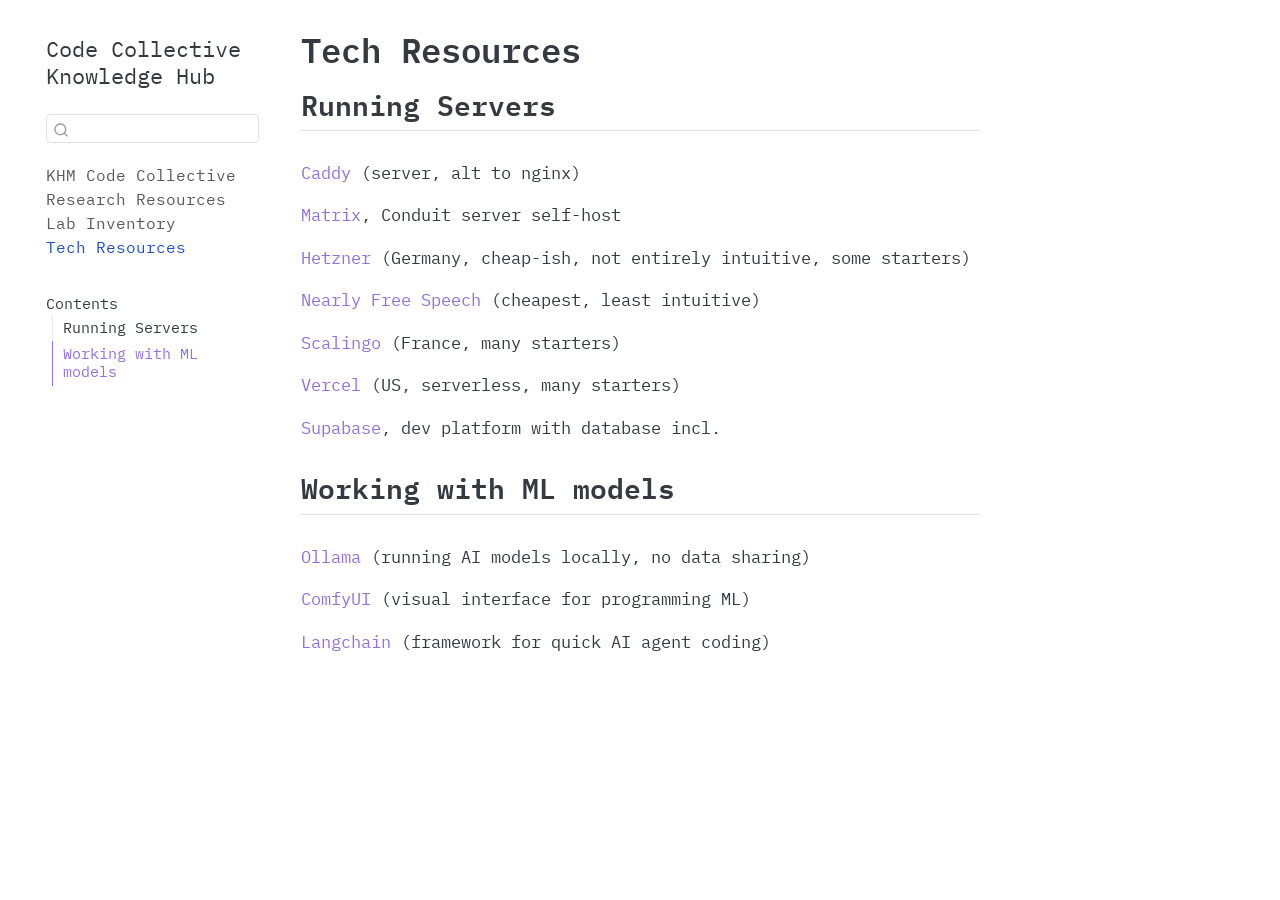
<file: pages/tools.html>
<!DOCTYPE html>
<html xmlns="http://www.w3.org/1999/xhtml" lang="en" xml:lang="en"><head>

<meta charset="utf-8">
<meta name="generator" content="quarto-1.6.40">

<meta name="viewport" content="width=device-width, initial-scale=1.0, user-scalable=yes">


<title>Tech Resources – Code Collective Knowledge Hub</title>
<style>
code{white-space: pre-wrap;}
span.smallcaps{font-variant: small-caps;}
div.columns{display: flex; gap: min(4vw, 1.5em);}
div.column{flex: auto; overflow-x: auto;}
div.hanging-indent{margin-left: 1.5em; text-indent: -1.5em;}
ul.task-list{list-style: none;}
ul.task-list li input[type="checkbox"] {
  width: 0.8em;
  margin: 0 0.8em 0.2em -1em; /* quarto-specific, see https://github.com/quarto-dev/quarto-cli/issues/4556 */ 
  vertical-align: middle;
}
</style>


<script src="../site_libs/quarto-nav/quarto-nav.js"></script>
<script src="../site_libs/quarto-nav/headroom.min.js"></script>
<script src="../site_libs/clipboard/clipboard.min.js"></script>
<script src="../site_libs/quarto-search/autocomplete.umd.js"></script>
<script src="../site_libs/quarto-search/fuse.min.js"></script>
<script src="../site_libs/quarto-search/quarto-search.js"></script>
<meta name="quarto:offset" content="../">
<script src="../site_libs/quarto-html/quarto.js"></script>
<script src="../site_libs/quarto-html/popper.min.js"></script>
<script src="../site_libs/quarto-html/tippy.umd.min.js"></script>
<script src="../site_libs/quarto-html/anchor.min.js"></script>
<link href="../site_libs/quarto-html/tippy.css" rel="stylesheet">
<link href="../site_libs/quarto-html/quarto-syntax-highlighting-17030e90bab42484223df7d71a08a9a8.css" rel="stylesheet" id="quarto-text-highlighting-styles">
<script src="../site_libs/bootstrap/bootstrap.min.js"></script>
<link href="../site_libs/bootstrap/bootstrap-icons.css" rel="stylesheet">
<link href="../site_libs/bootstrap/bootstrap-0e24815a72a87b8287631ffa4d35ef0e.min.css" rel="stylesheet" append-hash="true" id="quarto-bootstrap" data-mode="light">
<script id="quarto-search-options" type="application/json">{
  "location": "sidebar",
  "copy-button": false,
  "collapse-after": 3,
  "panel-placement": "start",
  "type": "textbox",
  "limit": 50,
  "keyboard-shortcut": [
    "f",
    "/",
    "s"
  ],
  "show-item-context": false,
  "language": {
    "search-no-results-text": "No results",
    "search-matching-documents-text": "matching documents",
    "search-copy-link-title": "Copy link to search",
    "search-hide-matches-text": "Hide additional matches",
    "search-more-match-text": "more match in this document",
    "search-more-matches-text": "more matches in this document",
    "search-clear-button-title": "Clear",
    "search-text-placeholder": "",
    "search-detached-cancel-button-title": "Cancel",
    "search-submit-button-title": "Submit",
    "search-label": "Search"
  }
}</script>


<link rel="stylesheet" href="../src/style.css">
</head>

<body class="nav-sidebar floating">

<div id="quarto-search-results"></div>
  <header id="quarto-header" class="headroom fixed-top">
  <nav class="quarto-secondary-nav">
    <div class="container-fluid d-flex">
      <button type="button" class="quarto-btn-toggle btn" data-bs-toggle="collapse" role="button" data-bs-target=".quarto-sidebar-collapse-item" aria-controls="quarto-sidebar" aria-expanded="false" aria-label="Toggle sidebar navigation" onclick="if (window.quartoToggleHeadroom) { window.quartoToggleHeadroom(); }">
        <i class="bi bi-layout-text-sidebar-reverse"></i>
      </button>
        <nav class="quarto-page-breadcrumbs" aria-label="breadcrumb"><ol class="breadcrumb"><li class="breadcrumb-item"><a href="../pages/tools.html"><span class="chapter-title">Tech Resources</span></a></li></ol></nav>
        <a class="flex-grow-1" role="navigation" data-bs-toggle="collapse" data-bs-target=".quarto-sidebar-collapse-item" aria-controls="quarto-sidebar" aria-expanded="false" aria-label="Toggle sidebar navigation" onclick="if (window.quartoToggleHeadroom) { window.quartoToggleHeadroom(); }">      
        </a>
      <button type="button" class="btn quarto-search-button" aria-label="Search" onclick="window.quartoOpenSearch();">
        <i class="bi bi-search"></i>
      </button>
    </div>
  </nav>
</header>
<!-- content -->
<div id="quarto-content" class="quarto-container page-columns page-rows-contents page-layout-article">
<!-- sidebar -->
  <nav id="quarto-sidebar" class="sidebar collapse collapse-horizontal quarto-sidebar-collapse-item sidebar-navigation floating overflow-auto">
    <div class="pt-lg-2 mt-2 text-left sidebar-header">
    <div class="sidebar-title mb-0 py-0">
      <a href="../">Code Collective Knowledge Hub</a> 
    </div>
      </div>
        <div class="mt-2 flex-shrink-0 align-items-center">
        <div class="sidebar-search">
        <div id="quarto-search" class="" title="Search"></div>
        </div>
        </div>
    <div class="sidebar-menu-container"> 
    <ul class="list-unstyled mt-1">
        <li class="sidebar-item">
  <div class="sidebar-item-container"> 
  <a href="../index.html" class="sidebar-item-text sidebar-link"><span class="chapter-title">KHM Code Collective</span></a>
  </div>
</li>
        <li class="sidebar-item">
  <div class="sidebar-item-container"> 
  <a href="../pages/artisticresearch.html" class="sidebar-item-text sidebar-link"><span class="chapter-title">Research Resources</span></a>
  </div>
</li>
        <li class="sidebar-item">
  <div class="sidebar-item-container"> 
  <a href="../pages/inventory.html" class="sidebar-item-text sidebar-link"><span class="chapter-title">Lab Inventory</span></a>
  </div>
</li>
        <li class="sidebar-item">
  <div class="sidebar-item-container"> 
  <a href="../pages/tools.html" class="sidebar-item-text sidebar-link active"><span class="chapter-title">Tech Resources</span></a>
  </div>
</li>
    </ul>
    </div>
    <nav id="TOC" role="doc-toc" class="toc-active">
    <h2 id="toc-title">Contents</h2>
   
  <ul>
  <li><a href="#running-servers" id="toc-running-servers" class="nav-link active" data-scroll-target="#running-servers">Running Servers</a></li>
  <li><a href="#working-with-ml-models" id="toc-working-with-ml-models" class="nav-link" data-scroll-target="#working-with-ml-models">Working with ML models</a></li>
  </ul>
</nav>
</nav>
<div id="quarto-sidebar-glass" class="quarto-sidebar-collapse-item" data-bs-toggle="collapse" data-bs-target=".quarto-sidebar-collapse-item"></div>
<!-- margin-sidebar -->
    <div id="quarto-margin-sidebar" class="sidebar margin-sidebar zindex-bottom">
    </div>
<!-- main -->
<main class="content" id="quarto-document-content">

<header id="title-block-header" class="quarto-title-block default">
<div class="quarto-title">
<h1 class="title"><span class="chapter-title">Tech Resources</span></h1>
</div>



<div class="quarto-title-meta">

    
  
    
  </div>
  


</header>


<section id="running-servers" class="level2">
<h2 class="anchored" data-anchor-id="running-servers">Running Servers</h2>
<p><a href="https://caddyserver.com/">Caddy</a> (server, alt to nginx)</p>
<p><a href="">Matrix</a>, Conduit server self-host</p>
<p><a href="https://www.hetzner.com/">Hetzner</a> (Germany, cheap-ish, not entirely intuitive, some starters)</p>
<p><a href="https://www.nearlyfreespeech.net/">Nearly Free Speech</a> (cheapest, least intuitive)</p>
<p><a href="https://scalingo.com/pricing">Scalingo</a> (France, many starters)</p>
<p><a href="https://vercel.com/home">Vercel</a> (US, serverless, many starters)</p>
<p><a href="https://supabase.com/">Supabase</a>, dev platform with database incl.</p>
</section>
<section id="working-with-ml-models" class="level2">
<h2 class="anchored" data-anchor-id="working-with-ml-models">Working with ML models</h2>
<p><a href="https://ollama.com/download">Ollama</a> (running AI models locally, no data sharing)</p>
<p><a href="https://www.comfy.org/download">ComfyUI</a> (visual interface for programming ML)</p>
<p><a href="https://docs.langchain.com/oss/python/langchain/overview">Langchain</a> (framework for quick AI agent coding)</p>


</section>

</main> <!-- /main -->
<script id="quarto-html-after-body" type="application/javascript">
window.document.addEventListener("DOMContentLoaded", function (event) {
  const toggleBodyColorMode = (bsSheetEl) => {
    const mode = bsSheetEl.getAttribute("data-mode");
    const bodyEl = window.document.querySelector("body");
    if (mode === "dark") {
      bodyEl.classList.add("quarto-dark");
      bodyEl.classList.remove("quarto-light");
    } else {
      bodyEl.classList.add("quarto-light");
      bodyEl.classList.remove("quarto-dark");
    }
  }
  const toggleBodyColorPrimary = () => {
    const bsSheetEl = window.document.querySelector("link#quarto-bootstrap");
    if (bsSheetEl) {
      toggleBodyColorMode(bsSheetEl);
    }
  }
  toggleBodyColorPrimary();  
  const icon = "";
  const anchorJS = new window.AnchorJS();
  anchorJS.options = {
    placement: 'right',
    icon: icon
  };
  anchorJS.add('.anchored');
  const isCodeAnnotation = (el) => {
    for (const clz of el.classList) {
      if (clz.startsWith('code-annotation-')) {                     
        return true;
      }
    }
    return false;
  }
  const onCopySuccess = function(e) {
    // button target
    const button = e.trigger;
    // don't keep focus
    button.blur();
    // flash "checked"
    button.classList.add('code-copy-button-checked');
    var currentTitle = button.getAttribute("title");
    button.setAttribute("title", "Copied!");
    let tooltip;
    if (window.bootstrap) {
      button.setAttribute("data-bs-toggle", "tooltip");
      button.setAttribute("data-bs-placement", "left");
      button.setAttribute("data-bs-title", "Copied!");
      tooltip = new bootstrap.Tooltip(button, 
        { trigger: "manual", 
          customClass: "code-copy-button-tooltip",
          offset: [0, -8]});
      tooltip.show();    
    }
    setTimeout(function() {
      if (tooltip) {
        tooltip.hide();
        button.removeAttribute("data-bs-title");
        button.removeAttribute("data-bs-toggle");
        button.removeAttribute("data-bs-placement");
      }
      button.setAttribute("title", currentTitle);
      button.classList.remove('code-copy-button-checked');
    }, 1000);
    // clear code selection
    e.clearSelection();
  }
  const getTextToCopy = function(trigger) {
      const codeEl = trigger.previousElementSibling.cloneNode(true);
      for (const childEl of codeEl.children) {
        if (isCodeAnnotation(childEl)) {
          childEl.remove();
        }
      }
      return codeEl.innerText;
  }
  const clipboard = new window.ClipboardJS('.code-copy-button:not([data-in-quarto-modal])', {
    text: getTextToCopy
  });
  clipboard.on('success', onCopySuccess);
  if (window.document.getElementById('quarto-embedded-source-code-modal')) {
    const clipboardModal = new window.ClipboardJS('.code-copy-button[data-in-quarto-modal]', {
      text: getTextToCopy,
      container: window.document.getElementById('quarto-embedded-source-code-modal')
    });
    clipboardModal.on('success', onCopySuccess);
  }
    var localhostRegex = new RegExp(/^(?:http|https):\/\/localhost\:?[0-9]*\//);
    var mailtoRegex = new RegExp(/^mailto:/);
      var filterRegex = new RegExp('/' + window.location.host + '/');
    var isInternal = (href) => {
        return filterRegex.test(href) || localhostRegex.test(href) || mailtoRegex.test(href);
    }
    // Inspect non-navigation links and adorn them if external
 	var links = window.document.querySelectorAll('a[href]:not(.nav-link):not(.navbar-brand):not(.toc-action):not(.sidebar-link):not(.sidebar-item-toggle):not(.pagination-link):not(.no-external):not([aria-hidden]):not(.dropdown-item):not(.quarto-navigation-tool):not(.about-link)');
    for (var i=0; i<links.length; i++) {
      const link = links[i];
      if (!isInternal(link.href)) {
        // undo the damage that might have been done by quarto-nav.js in the case of
        // links that we want to consider external
        if (link.dataset.originalHref !== undefined) {
          link.href = link.dataset.originalHref;
        }
      }
    }
  function tippyHover(el, contentFn, onTriggerFn, onUntriggerFn) {
    const config = {
      allowHTML: true,
      maxWidth: 500,
      delay: 100,
      arrow: false,
      appendTo: function(el) {
          return el.parentElement;
      },
      interactive: true,
      interactiveBorder: 10,
      theme: 'quarto',
      placement: 'bottom-start',
    };
    if (contentFn) {
      config.content = contentFn;
    }
    if (onTriggerFn) {
      config.onTrigger = onTriggerFn;
    }
    if (onUntriggerFn) {
      config.onUntrigger = onUntriggerFn;
    }
    window.tippy(el, config); 
  }
  const noterefs = window.document.querySelectorAll('a[role="doc-noteref"]');
  for (var i=0; i<noterefs.length; i++) {
    const ref = noterefs[i];
    tippyHover(ref, function() {
      // use id or data attribute instead here
      let href = ref.getAttribute('data-footnote-href') || ref.getAttribute('href');
      try { href = new URL(href).hash; } catch {}
      const id = href.replace(/^#\/?/, "");
      const note = window.document.getElementById(id);
      if (note) {
        return note.innerHTML;
      } else {
        return "";
      }
    });
  }
  const xrefs = window.document.querySelectorAll('a.quarto-xref');
  const processXRef = (id, note) => {
    // Strip column container classes
    const stripColumnClz = (el) => {
      el.classList.remove("page-full", "page-columns");
      if (el.children) {
        for (const child of el.children) {
          stripColumnClz(child);
        }
      }
    }
    stripColumnClz(note)
    if (id === null || id.startsWith('sec-')) {
      // Special case sections, only their first couple elements
      const container = document.createElement("div");
      if (note.children && note.children.length > 2) {
        container.appendChild(note.children[0].cloneNode(true));
        for (let i = 1; i < note.children.length; i++) {
          const child = note.children[i];
          if (child.tagName === "P" && child.innerText === "") {
            continue;
          } else {
            container.appendChild(child.cloneNode(true));
            break;
          }
        }
        if (window.Quarto?.typesetMath) {
          window.Quarto.typesetMath(container);
        }
        return container.innerHTML
      } else {
        if (window.Quarto?.typesetMath) {
          window.Quarto.typesetMath(note);
        }
        return note.innerHTML;
      }
    } else {
      // Remove any anchor links if they are present
      const anchorLink = note.querySelector('a.anchorjs-link');
      if (anchorLink) {
        anchorLink.remove();
      }
      if (window.Quarto?.typesetMath) {
        window.Quarto.typesetMath(note);
      }
      if (note.classList.contains("callout")) {
        return note.outerHTML;
      } else {
        return note.innerHTML;
      }
    }
  }
  for (var i=0; i<xrefs.length; i++) {
    const xref = xrefs[i];
    tippyHover(xref, undefined, function(instance) {
      instance.disable();
      let url = xref.getAttribute('href');
      let hash = undefined; 
      if (url.startsWith('#')) {
        hash = url;
      } else {
        try { hash = new URL(url).hash; } catch {}
      }
      if (hash) {
        const id = hash.replace(/^#\/?/, "");
        const note = window.document.getElementById(id);
        if (note !== null) {
          try {
            const html = processXRef(id, note.cloneNode(true));
            instance.setContent(html);
          } finally {
            instance.enable();
            instance.show();
          }
        } else {
          // See if we can fetch this
          fetch(url.split('#')[0])
          .then(res => res.text())
          .then(html => {
            const parser = new DOMParser();
            const htmlDoc = parser.parseFromString(html, "text/html");
            const note = htmlDoc.getElementById(id);
            if (note !== null) {
              const html = processXRef(id, note);
              instance.setContent(html);
            } 
          }).finally(() => {
            instance.enable();
            instance.show();
          });
        }
      } else {
        // See if we can fetch a full url (with no hash to target)
        // This is a special case and we should probably do some content thinning / targeting
        fetch(url)
        .then(res => res.text())
        .then(html => {
          const parser = new DOMParser();
          const htmlDoc = parser.parseFromString(html, "text/html");
          const note = htmlDoc.querySelector('main.content');
          if (note !== null) {
            // This should only happen for chapter cross references
            // (since there is no id in the URL)
            // remove the first header
            if (note.children.length > 0 && note.children[0].tagName === "HEADER") {
              note.children[0].remove();
            }
            const html = processXRef(null, note);
            instance.setContent(html);
          } 
        }).finally(() => {
          instance.enable();
          instance.show();
        });
      }
    }, function(instance) {
    });
  }
      let selectedAnnoteEl;
      const selectorForAnnotation = ( cell, annotation) => {
        let cellAttr = 'data-code-cell="' + cell + '"';
        let lineAttr = 'data-code-annotation="' +  annotation + '"';
        const selector = 'span[' + cellAttr + '][' + lineAttr + ']';
        return selector;
      }
      const selectCodeLines = (annoteEl) => {
        const doc = window.document;
        const targetCell = annoteEl.getAttribute("data-target-cell");
        const targetAnnotation = annoteEl.getAttribute("data-target-annotation");
        const annoteSpan = window.document.querySelector(selectorForAnnotation(targetCell, targetAnnotation));
        const lines = annoteSpan.getAttribute("data-code-lines").split(",");
        const lineIds = lines.map((line) => {
          return targetCell + "-" + line;
        })
        let top = null;
        let height = null;
        let parent = null;
        if (lineIds.length > 0) {
            //compute the position of the single el (top and bottom and make a div)
            const el = window.document.getElementById(lineIds[0]);
            top = el.offsetTop;
            height = el.offsetHeight;
            parent = el.parentElement.parentElement;
          if (lineIds.length > 1) {
            const lastEl = window.document.getElementById(lineIds[lineIds.length - 1]);
            const bottom = lastEl.offsetTop + lastEl.offsetHeight;
            height = bottom - top;
          }
          if (top !== null && height !== null && parent !== null) {
            // cook up a div (if necessary) and position it 
            let div = window.document.getElementById("code-annotation-line-highlight");
            if (div === null) {
              div = window.document.createElement("div");
              div.setAttribute("id", "code-annotation-line-highlight");
              div.style.position = 'absolute';
              parent.appendChild(div);
            }
            div.style.top = top - 2 + "px";
            div.style.height = height + 4 + "px";
            div.style.left = 0;
            let gutterDiv = window.document.getElementById("code-annotation-line-highlight-gutter");
            if (gutterDiv === null) {
              gutterDiv = window.document.createElement("div");
              gutterDiv.setAttribute("id", "code-annotation-line-highlight-gutter");
              gutterDiv.style.position = 'absolute';
              const codeCell = window.document.getElementById(targetCell);
              const gutter = codeCell.querySelector('.code-annotation-gutter');
              gutter.appendChild(gutterDiv);
            }
            gutterDiv.style.top = top - 2 + "px";
            gutterDiv.style.height = height + 4 + "px";
          }
          selectedAnnoteEl = annoteEl;
        }
      };
      const unselectCodeLines = () => {
        const elementsIds = ["code-annotation-line-highlight", "code-annotation-line-highlight-gutter"];
        elementsIds.forEach((elId) => {
          const div = window.document.getElementById(elId);
          if (div) {
            div.remove();
          }
        });
        selectedAnnoteEl = undefined;
      };
        // Handle positioning of the toggle
    window.addEventListener(
      "resize",
      throttle(() => {
        elRect = undefined;
        if (selectedAnnoteEl) {
          selectCodeLines(selectedAnnoteEl);
        }
      }, 10)
    );
    function throttle(fn, ms) {
    let throttle = false;
    let timer;
      return (...args) => {
        if(!throttle) { // first call gets through
            fn.apply(this, args);
            throttle = true;
        } else { // all the others get throttled
            if(timer) clearTimeout(timer); // cancel #2
            timer = setTimeout(() => {
              fn.apply(this, args);
              timer = throttle = false;
            }, ms);
        }
      };
    }
      const annoteTargets = window.document.querySelectorAll('.code-annotation-anchor');
      for (let i=0; i<annoteTargets.length; i++) {
        const annoteTarget = annoteTargets[i];
        const targetCell = annoteTarget.getAttribute("data-target-cell");
        const targetAnnotation = annoteTarget.getAttribute("data-target-annotation");
        const contentFn = () => {
          const content = window.document.querySelector(selectorForAnnotation(targetCell, targetAnnotation));
          if (content) {
            const tipContent = content.cloneNode(true);
            tipContent.classList.add("code-annotation-tip-content");
            return tipContent.outerHTML;
          }
        }
        const config = {
          allowHTML: true,
          content: contentFn,
          onShow: (instance) => {
            selectCodeLines(instance.reference);
            instance.reference.classList.add('code-annotation-active');
            window.tippy.hideAll();
          },
          onHide: (instance) => {
            unselectCodeLines();
            instance.reference.classList.remove('code-annotation-active');
          },
          maxWidth: 300,
          delay: [50, 0],
          duration: [200, 0],
          offset: [5, 10],
          arrow: true,
          appendTo: function(el) {
            return el.parentElement.parentElement.parentElement;
          },
          interactive: true,
          interactiveBorder: 10,
          theme: 'quarto',
          placement: 'right',
          popperOptions: {
            modifiers: [
            {
              name: 'flip',
              options: {
                flipVariations: false, // true by default
                allowedAutoPlacements: ['right'],
                fallbackPlacements: ['right', 'top', 'top-start', 'top-end', 'bottom', 'bottom-start', 'bottom-end', 'left'],
              },
            },
            {
              name: 'preventOverflow',
              options: {
                mainAxis: false,
                altAxis: false
              }
            }
            ]        
          }      
        };
        window.tippy(annoteTarget, config); 
      }
  const findCites = (el) => {
    const parentEl = el.parentElement;
    if (parentEl) {
      const cites = parentEl.dataset.cites;
      if (cites) {
        return {
          el,
          cites: cites.split(' ')
        };
      } else {
        return findCites(el.parentElement)
      }
    } else {
      return undefined;
    }
  };
  var bibliorefs = window.document.querySelectorAll('a[role="doc-biblioref"]');
  for (var i=0; i<bibliorefs.length; i++) {
    const ref = bibliorefs[i];
    const citeInfo = findCites(ref);
    if (citeInfo) {
      tippyHover(citeInfo.el, function() {
        var popup = window.document.createElement('div');
        citeInfo.cites.forEach(function(cite) {
          var citeDiv = window.document.createElement('div');
          citeDiv.classList.add('hanging-indent');
          citeDiv.classList.add('csl-entry');
          var biblioDiv = window.document.getElementById('ref-' + cite);
          if (biblioDiv) {
            citeDiv.innerHTML = biblioDiv.innerHTML;
          }
          popup.appendChild(citeDiv);
        });
        return popup.innerHTML;
      });
    }
  }
});
</script>
</div> <!-- /content -->




</body></html>
</file>
<file: site_libs/quarto-html/tippy.css>
.tippy-box[data-animation=fade][data-state=hidden]{opacity:0}[data-tippy-root]{max-width:calc(100vw - 10px)}.tippy-box{position:relative;background-color:#333;color:#fff;border-radius:4px;font-size:14px;line-height:1.4;white-space:normal;outline:0;transition-property:transform,visibility,opacity}.tippy-box[data-placement^=top]>.tippy-arrow{bottom:0}.tippy-box[data-placement^=top]>.tippy-arrow:before{bottom:-7px;left:0;border-width:8px 8px 0;border-top-color:initial;transform-origin:center top}.tippy-box[data-placement^=bottom]>.tippy-arrow{top:0}.tippy-box[data-placement^=bottom]>.tippy-arrow:before{top:-7px;left:0;border-width:0 8px 8px;border-bottom-color:initial;transform-origin:center bottom}.tippy-box[data-placement^=left]>.tippy-arrow{right:0}.tippy-box[data-placement^=left]>.tippy-arrow:before{border-width:8px 0 8px 8px;border-left-color:initial;right:-7px;transform-origin:center left}.tippy-box[data-placement^=right]>.tippy-arrow{left:0}.tippy-box[data-placement^=right]>.tippy-arrow:before{left:-7px;border-width:8px 8px 8px 0;border-right-color:initial;transform-origin:center right}.tippy-box[data-inertia][data-state=visible]{transition-timing-function:cubic-bezier(.54,1.5,.38,1.11)}.tippy-arrow{width:16px;height:16px;color:#333}.tippy-arrow:before{content:"";position:absolute;border-color:transparent;border-style:solid}.tippy-content{position:relative;padding:5px 9px;z-index:1}
</file>
<file: site_libs/quarto-html/quarto-syntax-highlighting-17030e90bab42484223df7d71a08a9a8.css>
/* quarto syntax highlight colors */
:root {
  --quarto-hl-ot-color: #003B4F;
  --quarto-hl-at-color: #657422;
  --quarto-hl-ss-color: #20794D;
  --quarto-hl-an-color: #5E5E5E;
  --quarto-hl-fu-color: #4758AB;
  --quarto-hl-st-color: #20794D;
  --quarto-hl-cf-color: #003B4F;
  --quarto-hl-op-color: #5E5E5E;
  --quarto-hl-er-color: #AD0000;
  --quarto-hl-bn-color: #AD0000;
  --quarto-hl-al-color: #AD0000;
  --quarto-hl-va-color: #111111;
  --quarto-hl-bu-color: inherit;
  --quarto-hl-ex-color: inherit;
  --quarto-hl-pp-color: #AD0000;
  --quarto-hl-in-color: #5E5E5E;
  --quarto-hl-vs-color: #20794D;
  --quarto-hl-wa-color: #5E5E5E;
  --quarto-hl-do-color: #5E5E5E;
  --quarto-hl-im-color: #00769E;
  --quarto-hl-ch-color: #20794D;
  --quarto-hl-dt-color: #AD0000;
  --quarto-hl-fl-color: #AD0000;
  --quarto-hl-co-color: #5E5E5E;
  --quarto-hl-cv-color: #5E5E5E;
  --quarto-hl-cn-color: #8f5902;
  --quarto-hl-sc-color: #5E5E5E;
  --quarto-hl-dv-color: #AD0000;
  --quarto-hl-kw-color: #003B4F;
}

/* other quarto variables */
:root {
  --quarto-font-monospace: "IBM Plex Mono", SFMono-Regular, Menlo, Monaco, Consolas, "Liberation Mono", "Courier New", monospace;
}

pre > code.sourceCode > span {
  color: #003B4F;
}

code span {
  color: #003B4F;
}

code.sourceCode > span {
  color: #003B4F;
}

div.sourceCode,
div.sourceCode pre.sourceCode {
  color: #003B4F;
}

code span.ot {
  color: #003B4F;
  font-style: inherit;
}

code span.at {
  color: #657422;
  font-style: inherit;
}

code span.ss {
  color: #20794D;
  font-style: inherit;
}

code span.an {
  color: #5E5E5E;
  font-style: inherit;
}

code span.fu {
  color: #4758AB;
  font-style: inherit;
}

code span.st {
  color: #20794D;
  font-style: inherit;
}

code span.cf {
  color: #003B4F;
  font-weight: bold;
  font-style: inherit;
}

code span.op {
  color: #5E5E5E;
  font-style: inherit;
}

code span.er {
  color: #AD0000;
  font-style: inherit;
}

code span.bn {
  color: #AD0000;
  font-style: inherit;
}

code span.al {
  color: #AD0000;
  font-style: inherit;
}

code span.va {
  color: #111111;
  font-style: inherit;
}

code span.bu {
  font-style: inherit;
}

code span.ex {
  font-style: inherit;
}

code span.pp {
  color: #AD0000;
  font-style: inherit;
}

code span.in {
  color: #5E5E5E;
  font-style: inherit;
}

code span.vs {
  color: #20794D;
  font-style: inherit;
}

code span.wa {
  color: #5E5E5E;
  font-style: italic;
}

code span.do {
  color: #5E5E5E;
  font-style: italic;
}

code span.im {
  color: #00769E;
  font-style: inherit;
}

code span.ch {
  color: #20794D;
  font-style: inherit;
}

code span.dt {
  color: #AD0000;
  font-style: inherit;
}

code span.fl {
  color: #AD0000;
  font-style: inherit;
}

code span.co {
  color: #5E5E5E;
  font-style: inherit;
}

code span.cv {
  color: #5E5E5E;
  font-style: italic;
}

code span.cn {
  color: #8f5902;
  font-style: inherit;
}

code span.sc {
  color: #5E5E5E;
  font-style: inherit;
}

code span.dv {
  color: #AD0000;
  font-style: inherit;
}

code span.kw {
  color: #003B4F;
  font-weight: bold;
  font-style: inherit;
}

.prevent-inlining {
  content: "</";
}

/*# sourceMappingURL=34eb260a0096d0a8442b0852c869e19c.css.map */
</file>
<file: src/style.css>
@font-face {
  font-family: 'IBM Plex Mono';
  font-weight: normal;
  src:url('./IBMPlexMono-Regular.ttf') format('truetype');
}

@font-face {
  font-family: 'IBM Plex Mono';
  font-weight: bold;
  src:url('./IBMPlexMono-SemiBold.ttf') format('truetype');
}

/* * {
    background-color: whitesmoke !important;
} */

a {
    color: mediumpurple;
    /* color: rgb(125,0,0); */
    /* color: rgb(75,75,75); */
    text-decoration-line: none;
}

h1,h2,h3,h4 {
    margin-top: 30px;
    margin-bottom: 30px;
}

.cell {
    display: block;
    /* height: 1200px; */
    font-size: small;
    /* width: 1250px;  */
    margin-top: 20px;
    margin-bottom: 20px;
}

/* .full-width {
    display: block;
    width: 1250px;
    transform: translate(-150px, 0);

} */

h1,h2,h3,h4 {
    margin-top: 30px;
    margin-bottom: 30px;
}

/* .cell { */
/* #tbl-aiwar {
    margin-left: -30px;
    transform: translate(-200px, 0);
} */

.icon {
    width: 50px;
}

.g-img {
    width: 33px;
}

/* .g-box {
    width: 1250px;
    transform: translate(-250px, 0);
} */

.caption {
    font-size: small;
}

.lightbox {
    /* margin-top: 200px; */
    margin-top: 30px;
}

.table {
    font-size: small;
}

/* .sidebar {
    background-color: whitesmoke;
} */
</file>
